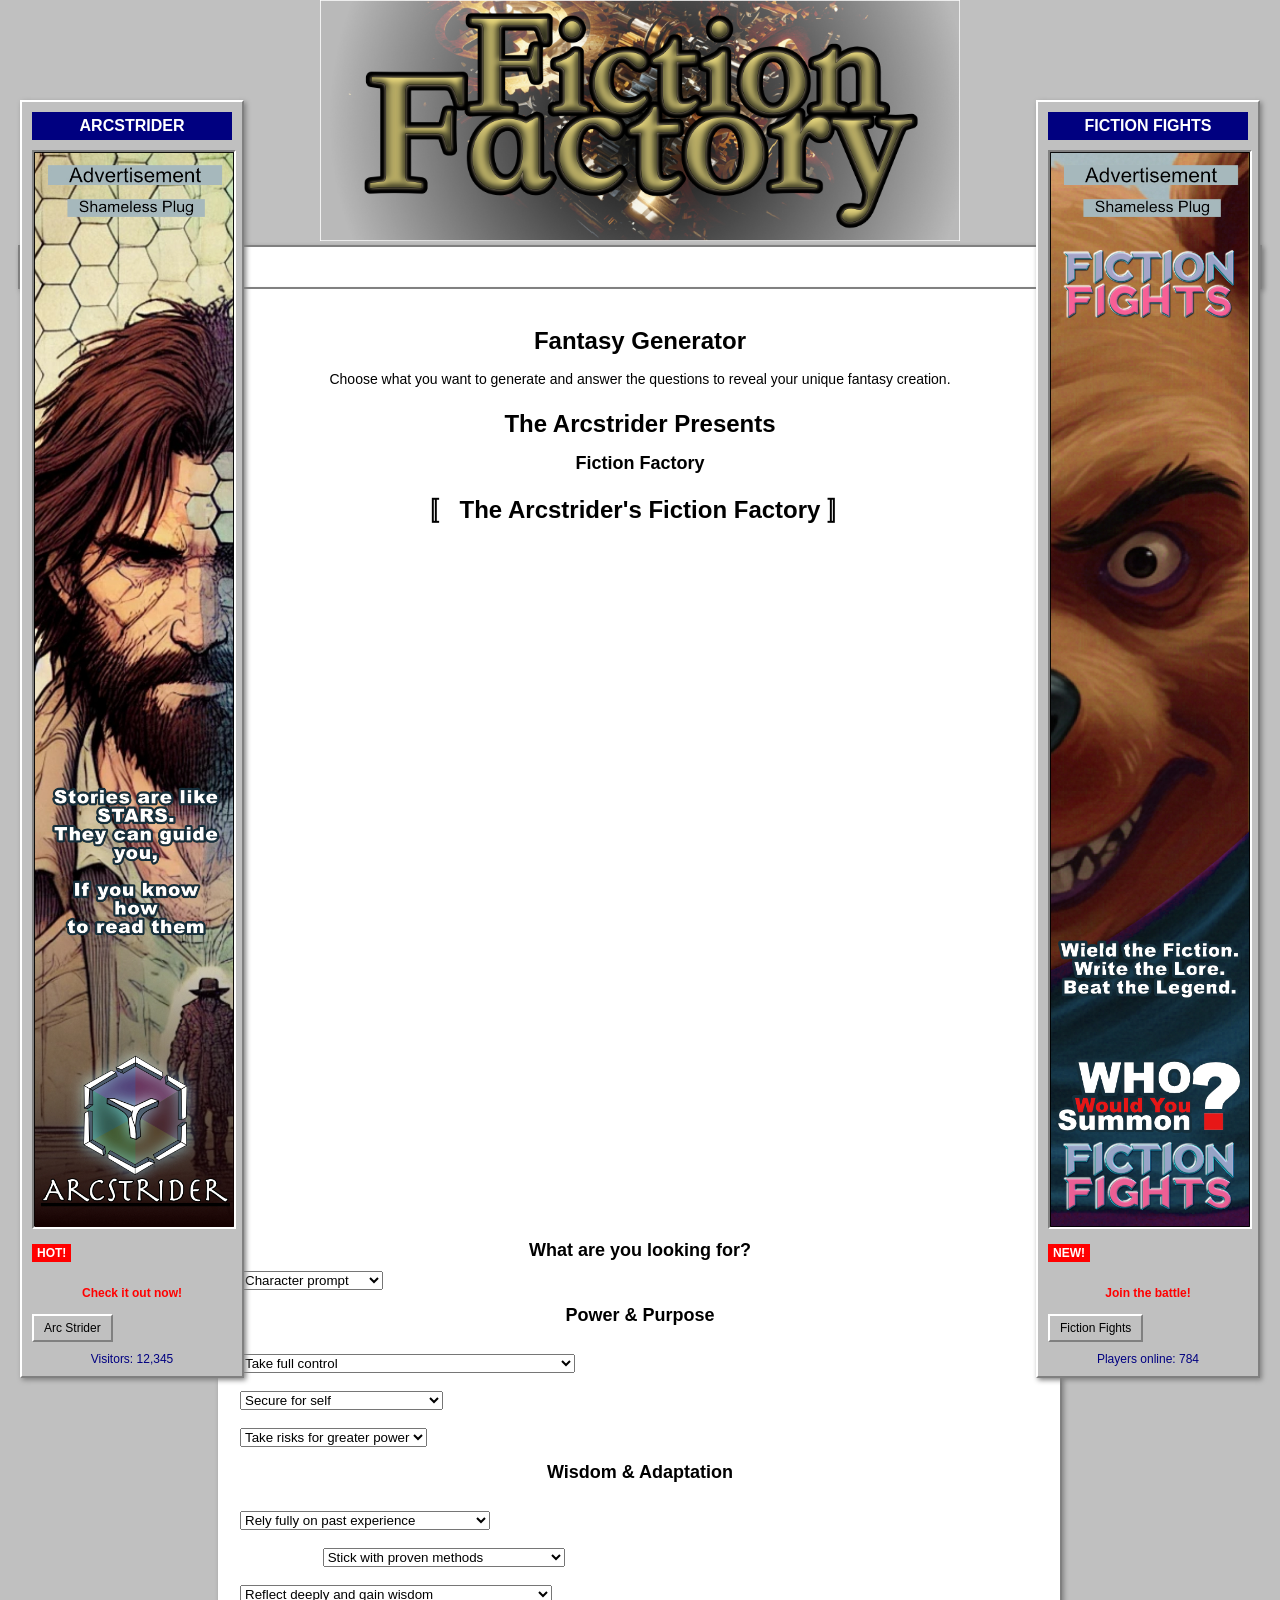
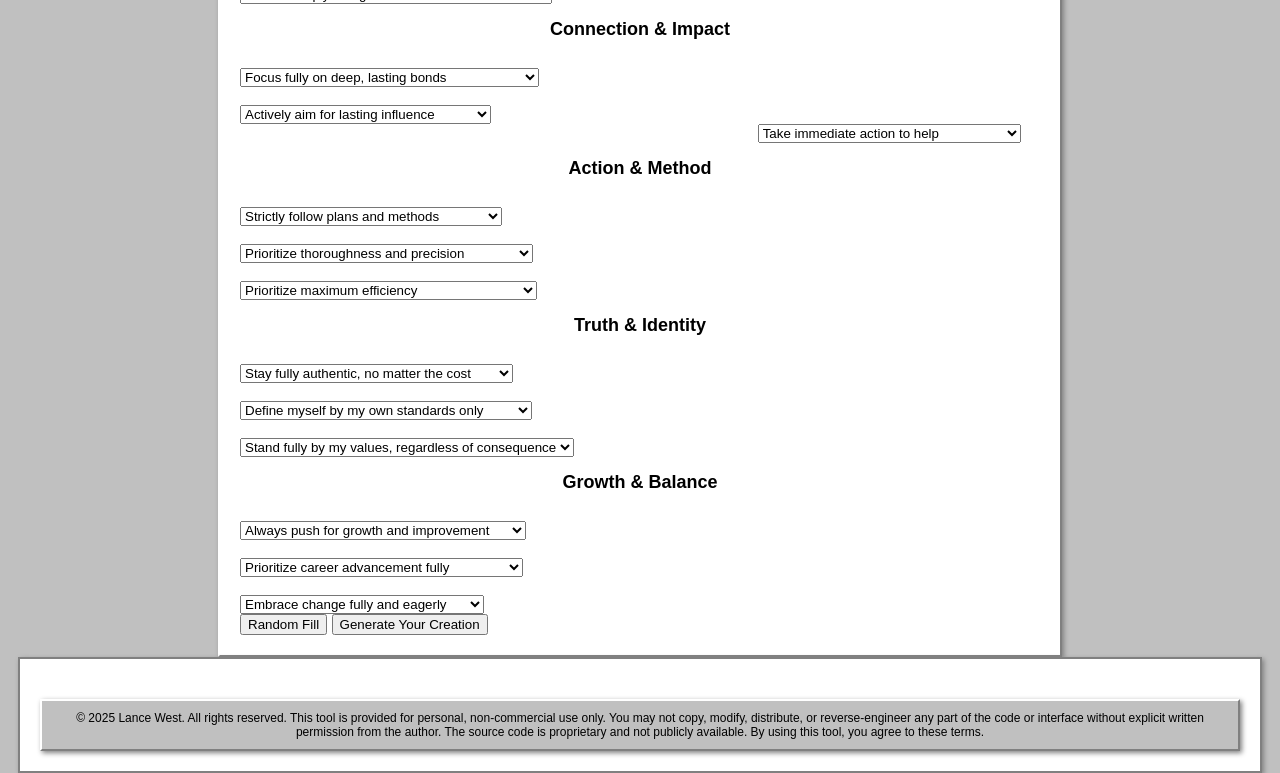
<file: FictionFactory.html>
<!DOCTYPE html>
<html lang="en">

<head>
    <meta charset="UTF-8">
    <meta name="viewport" content="width=device-width, initial-scale=1.0">
    <title>Fantasy Character Creator</title>
    <link rel="stylesheet" href="css/90sstyle.css">
<div style="text-align: center;">
    <img class="header" src="images/FictionFactoryHeader.jpg" max width="50%" position: center>
</div>
</head>

<body>
    <div class="page-container">
        <!-- Left Ad Banner -->
        <div class="ad-left">
            <div class="ad-title">ARCSTRIDER</div>
            <div class="ad-image-container">
                <img src="images/Arcstrider_left_ad_space.jpg" alt="Arcstrider">
            </div>
            <span class="ad-badge">HOT!</span>
            <p class="flashing-text">Check it out now!</p>
            <a href="https://www.facebook.com/profile.php?id=100025663193707" target="_blank">
                <button>Arc Strider</button>
            </a>
            <div class="counter">Visitors: 12,345</div>
        </div>
    </div>
        <div class="main-content">
            <h1>Fantasy Generator</h1>
            <p style="text-align: center;">Choose what you want to generate and answer the questions to reveal your unique fantasy creation.</p>

            <h1>The Arcstrider Presents</h1>
            <h2>Fiction Factory</h2>
            <p style="text-align: center;"><h1>〚 The Arcstrider's Fiction Factory 〛</h1><br><br>
                Recovered from the data-ashes of the First Epoch.<br><br>
                Believed to be one of the earliest artifacts connected to the Legacy Engine.<br><br>

                "In the Time Before Narrative, before structure, before the great Binding of Tropes… there walked the Arcstrider.<br><br>
                A traveler of thought. A witness of fiction. A builder of beasts."<br><br>

                Herein lies a relic — a minor instrument forged from the immense power of the Legacy System.<br><br>
                Though humble in form, its function is divine: to conjure character from choice, essence from answer, form from fragments of the psyche.<br><br>

                Answer the questions — not as you are, but as the one you could become.<br><br>
                Generate the prompts — echoes of what was, reflections of what could be.<br><br>
                Reveal the image — your creation, your creature, your story made flesh.<br><br>

                From these elements, a form will arise.<br><br>
                A presence.<br><br>
                A myth.<br><br>
                <br><br>
                What challenging task awaits you?<br><br>
                <br><br>And what will they say about you… <br><br>when the pixels settle...<br><br> and the tale is told?
            </p>

            <div class="section">
                <h2>What are you looking for?</h2>
                <div class="question">
                    <select id="generator-type">
                        <option value="character">Character prompt</option>
                        <option value="creature">Creature prompt</option>
                        <option value="environment">Environment prompt</option>
                    </select>
                </div>
            </div>

           <form id="char-form">
        <div class="section">
            <h2>Power & Purpose</h2>

            <div class="question">
                <label>A battle looms, and the war council looks to you for guidance.
                    How do you respond?</label>
                <select id="leadership">
                    <option value="1">Take full control</option>
                    <option value="2">Take a leading role</option>
                    <option value="3">Openly speak my opinion</option>
                    <option value="4">Share my views during open discussion</option>
                    <option value="5">Encourage others to speak up</option>
                    <option value="6">Act on behalf of those who cannot act for themselves</option>
                </select>
            </div>

            <div class="question">
                <label>The village's food stores are running low, and the people are hungry.
                    How do you handle the remaining supplies?</label>
                <select id="resource">
                    <option value="1">Secure for self</option>
                    <option value="2">Lean towards securing for self</option>
                    <option value="3">Take more than my share</option>
                    <option value="4">Take only my share</option>
                    <option value="5">Lean towards even distribution</option>
                    <option value="6">Distribute everything evenly</option>
                </select>
            </div>

            <div class="question">
                <label>A mysterious map promises great fortune—but also great danger.
                    Do you take the risk?</label>
                <select id="risk">
                    <option value="1">Take risks for greater power</option>
                    <option value="2">Leans toward risk-taking</option>
                    <option value="3">Takes 'safe' risks</option>
                    <option value="4">Doesn't willingly take risks</option>
                    <option value="5">Is overly cautious</option>
                    <option value="6">Completely avoid risk</option>
                </select>
            </div>
        </div>

        <div class="section">
            <h2>Wisdom & Adaptation</h2>

            <div class="question">
                <label>The enemy strikes unexpectedly, and there's no time to plan.
                    How do you decide your next move?</label>
                <select id="decision">
                    <option value="1">Rely fully on past experience</option>
                    <option value="2">Trust proven strategies</option>
                    <option value="3">Weigh both experience and innovation</option>
                    <option value="4">Experiment cautiously</option>
                    <option value="5">Try new approaches frequently</option>
                    <option value="6">Rely heavily on new ideas and change</option>
                </select>
            </div>

            <div class="question">
                <label>You enter a land unlike any you've seen before, with customs and dangers unknown.
                    How do you navigate the unfamiliar?</label>
                <select id="uncertainty">
                    <option value="1">Stick with proven methods</option>
                    <option value="2">Lean towards familiar territory</option>
                    <option value="3">Choose stability with some flexibility</option>
                    <option value="4">Try new paths occasionally</option>
                    <option value="5">Embrace change regularly</option>
                    <option value="6">Seek out the unfamiliar and unknown</option>
                </select>
            </div>

            <div class="question">
                <label>Your latest endeavor ends in failure.
                    What lesson do you take from it?</label>
                <select id="failure">
                    <option value="1">Reflect deeply and gain wisdom</option>
                    <option value="2">Analyze thoroughly before moving forward</option>
                    <option value="3">Balance reflection with adaptation</option>
                    <option value="4">Adapt quickly but learn somewhat</option>
                    <option value="5">Move on without much reflection</option>
                    <option value="6">Avoid reflection entirely, focus on moving forward</option>
                </select>
            </div>
        </div>

        <div class="section">
            <h2>Connection & Impact</h2>

            <div class="question">
                <label>A stranger seeks your friendship,
                    offering loyalty in return. What kind of bond do you form?</label>
                <select id="relationships">
                    <option value="1">Focus fully on deep, lasting bonds</option>
                    <option value="2">Prioritize close, meaningful relationships</option>
                    <option value="3">Balance between
                        deep and broad connections</option>
                    <option value="4">Enjoy broader, social relationships</option>
                    <option value="5">Prefer casual and fleeting interactions</option>
                    <option value="6">Keep most connections distant or surface-level</option>
                </select>
            </div>

            <div class="question">
                <label>The people look to you as a leader, even when you didn't ask for it.
                    How do you wield your influence?</label>
                <select id="influence">
                    <option value="1">Actively aim for lasting influence</option>
                    <option value="2">Frequently seek to make an impact</option>
                    <option value="3">Contribute meaningfully when possible</option>
                    <option value="4">Prefer small, quiet contributions</option>
                    <option value="5">Rarely seek to influence others</option>
                    <option value="6">Prefer to remain in the background</option>
                </select>
            </div>

            <div class="question">
                <label>A beggar collapses at your feet, desperate for aid.
                    How do you respond?</label>
                <select id="compassion">
                    <option value="1">Take immediate action to help</option>
                    <option value="2">Offer consistent support</option>
                    <option value="3">Balance empathy with action</option>
                    <option value="4">Show compassion but avoid involvement</option>
                    <option value="5">Feel sympathy but remain passive</option>
                    <option value="6">Stay distant, feeling unaffected</option>
                </select>
            </div>
        </div>

        <div class="section">
            <h2>Action & Method</h2>

            <div class="question">
                <label>A mission must be completed, and time is short.
                    Do you charge in or meticulously plan?</label>
                <select id="execution">
                    <option value="1">Strictly follow plans and methods</option>
                    <option value="2">Favor structured strategies</option>
                    <option value="3">Balance structure with flexibility</option>
                    <option value="4">Use some planning, but adapt frequently</option>
                    <option value="5">Prefer spontaneous, free-flowing action</option>
                    <option value="6">Act impulsively without much planning</option>
                </select>
            </div>

            <div class="question">
                <label>The king entrusts you with a delicate task requiring both care and speed.
                    Which do you prioritize?</label>
                <select id="work_ethic">
                    <option value="1">Prioritize thoroughness and precision</option>
                    <option value="2">Focus on detailed, careful execution</option>
                    <option value="3">Balance accuracy and efficiency</option>
                    <option value="4">Aim for efficiency with some attention to detail</option>
                    <option value="5">Prioritize speed over precision</option>
                    <option value="6">Rush to completion, sacrificing accuracy</option>
                </select>
            </div>

            <div class="question">
                <label>You stand before an ancient puzzle.
                    Do you solve it methodically or break it open?</label>
                <select id="efficiency">
                    <option value="1">Prioritize maximum efficiency</option>
                    <option value="2">Lean towards productivity over creativity</option>
                    <option value="3">Balance efficiency and creativity equally</option>
                    <option value="4">Favor creative solutions with some efficiency</option>
                    <option value="5">Lean towards creative exploration</option>
                    <option value="6">Prioritize creativity, even if it reduces efficiency</option>
                </select>
            </div>
        </div>

        <div class="section">
            <h2>Truth & Identity</h2>

            <div class="question">
                <label>The ruling order asks
                    you to forsake your beliefs for a place of power.
                    Do you accept?</label>
                <select id="authenticity">
                    <option value="1">Stay fully authentic, no matter the cost</option>
                    <option value="2">Prioritize authenticity over fitting in</option>
                    <option value="3">Balance authenticity with social adaptation</option>
                    <option value="4">Adapt occasionally but keep core values</option>
                    <option value="5">Fit in regularly, authenticity comes second</option>
                    <option value="6">Frequently mask my true self to belong</option>
                </select>
            </div>

            <div class="question">
                <label>A bard sings of your deeds—but the tale is nothing like the truth.
                    Does it matter?</label>
                <select id="self_perception">
                    <option value="1">Define myself by my own standards only</option>
                    <option value="2">Rely mostly on personal self-assessment</option>
                    <option value="3">Balance personal view with external feedback</option>
                    <option value="4">Consider others' views but trust my own</option>
                    <option value="5">Heavily influenced by others' opinions</option>
                    <option value="6">Define myself by how others see me</option>
                </select>
            </div>

            <div class="question">
                <label>Your most sacred values are challenged before a great audience.
                    Do you stand firm or adapt?</label>
                <select id="values_conflict">
                    <option value="1">Stand fully by my values, regardless of consequence</option>
                    <option value="2">Hold to my values even under pressure</option>
                    <option value="3">Balance values
                        with social acceptance</option>
                    <option value="4">Compromise slightly for social harmony</option>
                    <option value="5">Frequently compromise to avoid conflict</option>
                    <option value="6">Conform completely to fit in</option>
                </select>
            </div>
        </div>

        <div class="section">
            <h2>Growth & Balance</h2>

            <div class="question">
                <label>A mentor
                    offers to teach you, but it requires abandoning your current path.
                    Do you embrace the change?</label>
                <select id="personal_growth">
                    <option value="1">Always push for growth and improvement</option>
                    <option value="2">Frequently seek self-betterment</option>
                    <option value="3">Balance growth with stability</option>
                    <option value="4">Welcome growth occasionally</option>
                    <option value="5">Prefer contentment over constant change</option>
                    <option value="6">Value stability and avoid major growth efforts</option>
                </select>
            </div>

            <div class="question">
                <label>The road ahead is long, and your companions wish to rest.
                    Do you push on or take time to recover?</label>
                <select id="work_balance">
                    <option value="1">Prioritize career advancement fully</option>
                    <option value="2">Favor work-related growth</option>
                    <option value="3">Balance work and personal life equally</option>
                    <option value="4">Lean towards personal well-being</option>
                    <option value="5">Prioritize personal life over work</option>
                    <option value="6">Fully prioritize well-being over career growth</option>
                </select>
            </div>

            <div class="question">
                <label>The world shifts around you, traditions crumble, and new ways arise.
                    How do you react?</label>
                <select id="adaptation">
                    <option value="1">Embrace change fully and eagerly</option>
                    <option value="2">Welcome change with little resistance</option>
                    <option value="3">Balance change with stability</option>
                    <option value="4">Adapt slowly but accept it</option>
                    <option value="5">Resist most changes</option>
                    <option value="6">Reject change to preserve stability</option>
                </select>
            </div>
        </div>

    </form>

                <button type="button" onclick="randomFill()">Random Fill</button>
                <button type="button" id="generateBtn">Generate Your Creation</button>
            </form>

            <!-- Results section -->
            <div id="result" style="display: none;">
                <h2 id="result-title"></h2>
                <pre id="character-description"></pre>
            </div>
        </div>

       
    

    <script>
        // Character Data
        const characterData = {
            "head": [
                "Worn leather coif",
                "Iron helm with nasal guard",
                "Hood pulled low",
                "Steel sallet, visor up",
                "Bronze circlet with etched runes",
                "Cloth headwrap, bandana-style"
            ],
            "eyes": [
                "Sharp, alert eyes",
                "Calm, watchful gaze",
                "Eyes with faint glint of magic",
                "Hawk-like eyes",
                "Piercing blue eyes",
                "Kind, unassuming eyes"
            ],
            "arms": [
                "Bracers of boiled leather",
                "Simple linen wraps",
                "Armguard and shortbow string marks",
                "Rolled-up sleeves, calloused hands",
                "One gauntlet, one bare",
                "Sleeves torn at the elbow"
            ],
            "torso": [
                "Padded gambeson",
                "Chainmail shirt",
                "Reinforced jerkin",
                "Leather cuirass with metal studs",
                "Doublet beneath a travel-worn cloak",
                "Tattered tabard over scale mail"
            ],
            "legs": [
                "Woolen trousers with patches",
                "Greaves strapped over boots",
                "Quilted pants with travel stains",
                "Canvas breeches, muddy",
                "Soft leather pants, knee guards",
                "Sturdy boots and leggings"
            ],
            "wings_tail": [
                "No wings or tail",
                "Tattered cloak like a tail",
                "Short, furred tail (beastfolk?)",
                "Long cloak flows like wings",
                "None",
                "Tail wrapped in cloth (for balance)"
            ]
        };

        // Creature Data
        const creatureData = {
            "head": [
                "Helmet fused to skull",
                "Third eye on the forehead",
                "Beaked",
                "Long Tongue",
                "Horns like a ram's",
                "Teeth like shark fangs"
            ],
            "eyes": [
                "crosseyed",
                "Catlike eyes",
                "four-eyes in a ring (glasses? ...or?)",
                "Fly's compound lenses",
                "Eyes glowing ember-orange",
                "Mismatched eyes"
            ],
            "arms": [
                "Arms covered in tattoos",
                "One hand skeletal, one fleshy",
                "Fingers ending in quills",
                "Extra arms from shoulders",
                "One arm with a weapon in place of a hand",
                "Shimmering metal fingertip Claws"
            ],
            "torso": [
                "Chest plated in stone",
                "Glowing sigil set in sternum",
                "Transparent chest with inner fire",
                "Spine ridged like a stegosaurus",
                "Crystal shards embedded in shoulder",
                "Bone harness fused to body"
            ],
            "legs": [
                "Glowing circuitry inside legs",
                "One leg mechanical",
                "Hooved feet with etched glyphs",
                "Vines spiraling up the thighs",
                "Feet with six clawed toes",
                "Ankles in rusted shackles"
            ],
            "wings_tail": [
                "Wings made of torn banners",
                "Tail like a serpent",
                "Dragonfly wings",
                "Thorned vine tendrils from back",
                "Tail of shadow",
                "Nothing Special"
            ]
        };

        // Environment Data
        const environmentData = {
            "foreground": [
                "Ancient cobblestone path",
                "Winding dirt trail",
                "Scattered ruins",
                "Market stalls, abandoned",
                "Fallen statue, overgrown",
                "Rocky outcropping"
            ],
            "structures": [
                "Crumbling stone tower",
                "Wooden bridge over ravine",
                "Thatched cottage with smoke",
                "Castle battlements",
                "Cliffside monastery",
                "Stone archway, ivy-covered"
            ],
            "vegetation": [
                "Gnarled oak trees",
                "Mushroom circle",
                "Twisted vines and flowers",
                "Giant ferns and moss",
                "Phosphorescent fungi",
                "Wild berry bushes"
            ],
            "weather": [
                "Storm clouds gathering",
                "Golden sunset",
                "Stars unusually bright",
                "Heavy fog rolling in",
                "Aurora in the sky",
                "Double moons visible"
            ],
            "water": [
                "Misty waterfall",
                "Bubbling brook",
                "Sacred hot spring",
                "Still lake reflecting sky",
                "Flooded ancient temple",
                "River crossing with stepping stones"
            ],
            "mystical": [
                "Floating crystal shards",
                "Portal with swirling energy",
                "Rune-marked standing stones",
                "Wisps of colored light",
                "Whispering spirit trees",
                "Time-frozen objects"
            ]
        };

        function randomFill() {
            const form = document.getElementById("char-form");
            const groups = {};

            // Handle radio buttons
            form.querySelectorAll('input[type="radio"]').forEach(input => {
                if (!groups[input.name]) groups[input.name] = [];
                groups[input.name].push(input);
            });

            Object.values(groups).forEach(inputs => {
                const random = Math.floor(Math.random() * inputs.length);
                inputs[random].checked = true;
            });

            // Handle dropdowns (select elements)
            form.querySelectorAll('select').forEach(select => {
                const options = select.options;
                const randomIndex = Math.floor(Math.random() * options.length);
                select.selectedIndex = randomIndex;
            });
        }

        // Fix the event listener to match the correct button ID
        document.getElementById("generateBtn").addEventListener("click", function() {
            const generatorType = document.getElementById("generator-type").value;
            const formElements = document.getElementById("char-form").elements;
            
            // Get all the values from the questionnaire
            const values = {};
            for (let i = 0; i < formElements.length; i++) {
                if (formElements[i].tagName === "SELECT" && formElements[i].id !== "generator-type") {
                    values[formElements[i].id] = formElements[i].value;
                }
            }
            
            // Calculate weighted average of answers to determine which element to pick from each category
            const elementIndices = {};
            
            // This is a simplified approach, just using 5 representative questions to determine indices
            const questionGroups = [
                ["leadership", "resource", "risk"], // For first element
                ["decision", "uncertainty", "failure"], // For second element
                ["relationships", "influence", "compassion"], // For third element
                ["execution", "work_ethic", "efficiency"], // For fourth element
                ["authenticity", "self_perception", "values_conflict"], // For fifth element
                ["personal_growth", "work_balance", "adaptation"] // For sixth element
            ];
            
            // Calculate indices for each element
            for (let i = 0; i < questionGroups.length; i++) {
                let sum = 0;
                let count = 0;
                
                for (const question of questionGroups[i]) {
                    if (values[question]) {
                        sum += parseInt(values[question]);
                        count++;
                    }
                }
                
                // Get the average and round to nearest integer (1-6)
                let index = Math.round(sum / count) - 1;
                if (index < 0) index = 0;
                if (index > 5) index = 5;
                
                elementIndices[i] = index;
            }
            
            // Generate the description based on the generator type
            let description = "";
            let resultTitle = "";
            let tableData = {};
            
            if (generatorType === "character") {
                resultTitle = "Your Character Description";
                tableData = {
                    "Head": characterData.head[elementIndices[0]],
                    "Eyes": characterData.eyes[elementIndices[1]],
                    "Arms": characterData.arms[elementIndices[2]],
                    "Torso": characterData.torso[elementIndices[3]],
                    "Legs": characterData.legs[elementIndices[4]],
                    "Wings/Tail": characterData.wings_tail[elementIndices[5]]
                };
            } else if (generatorType === "creature") {
                resultTitle = "Your Creature Description";
                tableData = {
                    "Head": creatureData.head[elementIndices[0]],
                    "Eyes": creatureData.eyes[elementIndices[1]],
                    "Arms": creatureData.arms[elementIndices[2]],
                    "Torso": creatureData.torso[elementIndices[3]],
                    "Legs": creatureData.legs[elementIndices[4]],
                    "Wings/Tail": creatureData.wings_tail[elementIndices[5]]
                };
            } else if (generatorType === "environment") {
                resultTitle = "Your Environment Description";
                tableData = {
                    "Foreground/Path": environmentData.foreground[elementIndices[0]],
                    "Structures": environmentData.structures[elementIndices[1]],
                    "Vegetation": environmentData.vegetation[elementIndices[2]],
                    "Weather/Sky": environmentData.weather[elementIndices[3]],
                    "Water Feature": environmentData.water[elementIndices[4]],
                    "Mystical Element": environmentData.mystical[elementIndices[5]]
                };
            }

            
            // Format the description
            for (const category in tableData) {
                description += `\n🧩 ${category}:\n`;
                description += `- ${tableData[category]}\n`;
            }
            
            // Update the result display
            document.getElementById("result-title").textContent = resultTitle;
            document.getElementById("character-description").textContent = description.trim();
            document.getElementById("result").style.display = "block";
            
            // Remove any existing table and create a new one
            const existingTable = document.querySelector("#result table");
            if (existingTable) {
                existingTable.remove();
            }
            
            // Create and populate the new table
            const table = document.createElement('table');
            table.innerHTML = `
                <thead>
                    <tr>
                        <th>Category</th>
                        <th>Description</th>
                    </tr>
                </thead>
                <tbody></tbody>
            `;
            const tbody = table.querySelector('tbody');
            
            for (const category in tableData) {
                const row = document.createElement('tr');
                const categoryCell = document.createElement('td');
                categoryCell.textContent = category;
                row.appendChild(categoryCell);
                
                const descCell = document.createElement('td');
                descCell.textContent = tableData[category];
                row.appendChild(descCell);
                
                tbody.appendChild(row);
            }
            
            document.getElementById("result").appendChild(table);
        });


    </script>


<!-- Update the button in index.html -->
<div class="ad-right">
    <div class="ad-title">FICTION FIGHTS</div>
    <div class="ad-image-container">
        <img src="images/FictionFights_right_ad_space.jpg" alt="Fiction Fights">
    </div>
    <span class="ad-badge">NEW!</span>
    <p class="flashing-text">Join the battle!</p>
    <button> <a "https://turnafraze.github.io/LegacyCreative/FictionFights.html">Fiction Fights</button>
    <div class="counter">Players online: 784</div>
</div>

<!-- Replace the existing openFictionFightsPoster function in the script tag -->
<script>
  function openFictionFightsPoster() {
    const width = 500;
    const height = 600;
    const left = (screen.width - width) / 2;
    const top = (screen.height - height) / 2;
    
    const popup = window.open(
      '',
      'FictionFightsPoster',
      `width=${width},height=${height},left=${left},top=${top},toolbar=no,menubar=no,scrollbars=yes,resizable=yes,status=no,location=no`
    );
    
    // Add Windows 95 style content to the popup
    popup.document.write(`
      <!DOCTYPE html>
      <html>
      <head>
        <title>Fiction Fights - The Arcstrider</title>
        <style>
          body {
            font-family: "MS Sans Serif", "Segoe UI", Tahoma, sans-serif;
            background-color: #c0c0c0;
            margin: 0;
            padding: 0;
            overflow: hidden;
          }
          .win95-window {
            border: 2px solid;
            border-color: #ffffff #808080 #808080 #ffffff;
            background-color: #c0c0c0;
            width: 100%;
            height: 100%;
            box-sizing: border-box;
            display: flex;
            flex-direction: column;
          }
          .title-bar {
            background-color: #0000a8;
            color: white;
            font-weight: bold;
            padding: 3px 2px 3px 3px;
            display: flex;
            justify-content: space-between;
            align-items: center;
          }
          .title-text {
            margin-left: 4px;
          }
          .window-controls {
            display: flex;
          }
          .window-button {
            width: 16px;
            height: 14px;
            background-color: #c0c0c0;
            border: 1px solid;
            border-color: #ffffff #808080 #808080 #ffffff;
            margin-left: 2px;
            font-size: 9px;
            display: flex;
            justify-content: center;
            align-items: center;
            cursor: pointer;
          }
          .content {
            padding: 10px;
            overflow: auto;
            flex-grow: 1;
            text-align: center;
          }
          .poster-image {
            max-width: 95%;
            margin: 0 auto;
            border: 2px solid;
            border-color: #808080 #ffffff #ffffff #808080;
          }
          .description {
            background-color: white;
            border: 2px solid;
            border-color: #808080 #ffffff #ffffff #808080;
            padding: 10px;
            margin-top: 15px;
            text-align: left;
            font-size: 12px;
          }
          .close-button {
            background-color: #c0c0c0;
            border: 2px solid;
            border-color: #ffffff #808080 #808080 #ffffff;
            padding: 4px 15px;
            margin: 10px auto;
            font-family: "MS Sans Serif", Tahoma, sans-serif;
            font-size: 12px;
            cursor: pointer;
          }
          .close-button:active {
            border-color: #808080 #ffffff #ffffff #808080;
          }
          .disclaimer {
            font-size: 10px;
            color: #808080;
            margin-top: 15px;
          }
        </style>
      </head>
      <body>
        <div class="win95-window">
          <div class="title-bar">
            <div class="title-text">Fiction Fights - Under Development</div>
            <div class="window-controls">
              <div class="window-button" onclick="window.close()">×</div>
            </div>
          </div>
          <div class="content">
            <h2>FICTION FIGHTS</h2>
            <img class="poster-image" src="images/FictionFights_right_ad_space.jpg" alt="Fiction Fights Poster">
            <div class="description">
              <h3>Season 4: Legends of the Lost Realms</h3>
              <p>The multiverse trembles as champions from across dimensions clash in the ultimate battle of fictional supremacy!</p>
              <p>Create your own fighter using the Arcstrider's Fiction Factory and join the legendary tournament. Will your creation rise to glory or fall into oblivion?</p>
              <ul>
                <li>Weekly tournaments with real prizes</li>
                <li>Custom character battles</li>
                <li>New arenas and challenges</li>
                <li>Join 10,000+ players worldwide</li>
              </ul>
            </div>
            <button class="close-button" onclick="window.close()">Close</button>
            <div class="disclaimer">© 2025 The Arcstrider - All Rights Reserved</div>
          </div>
        </div>
      </body>
      </html>
);
</script>


<div class="page-container">
<footer>
        © 2025 Lance West. All rights reserved.
        This tool is provided for personal, non-commercial use only.
        You may not copy, modify, distribute, or reverse-engineer any part of the code or interface without explicit written permission from the author.
        The source code is proprietary and not publicly available. By using this tool, you agree to these terms.
    </footer>
</div>
</body>

</html>
</file>
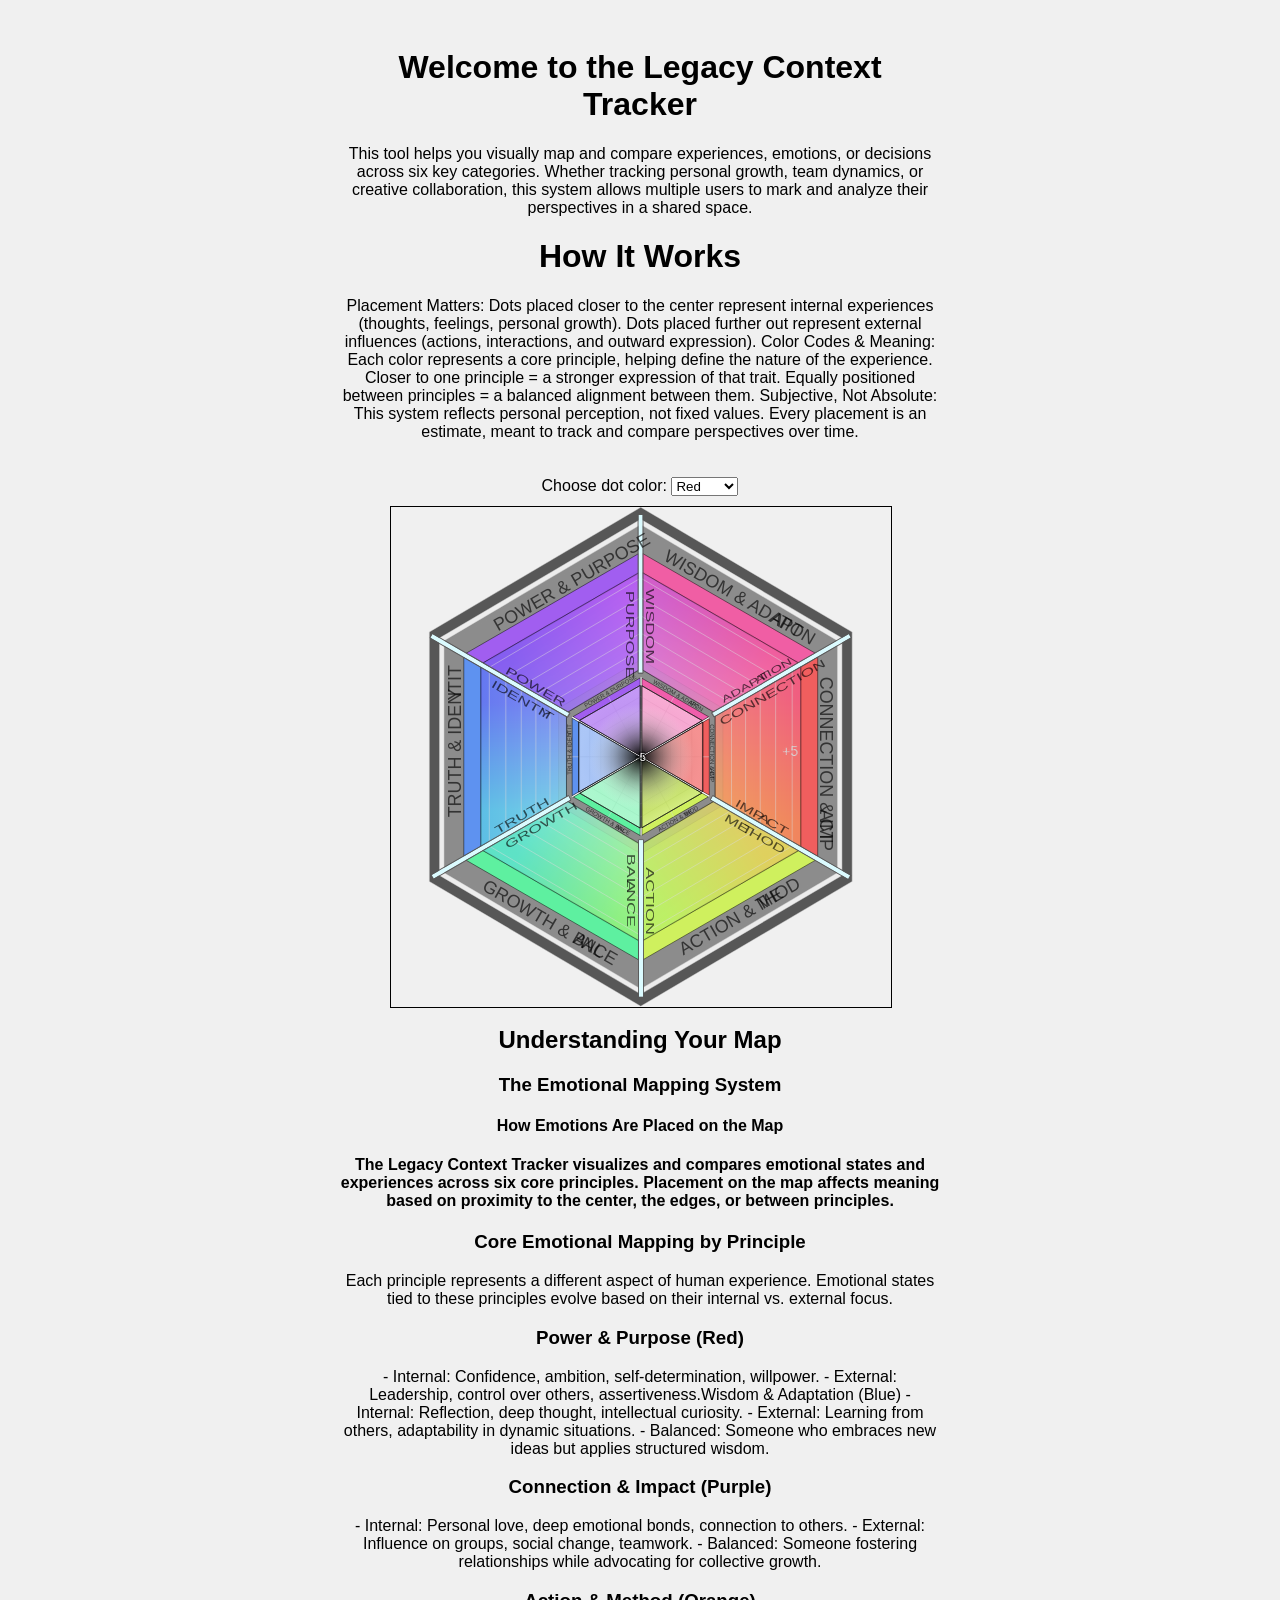
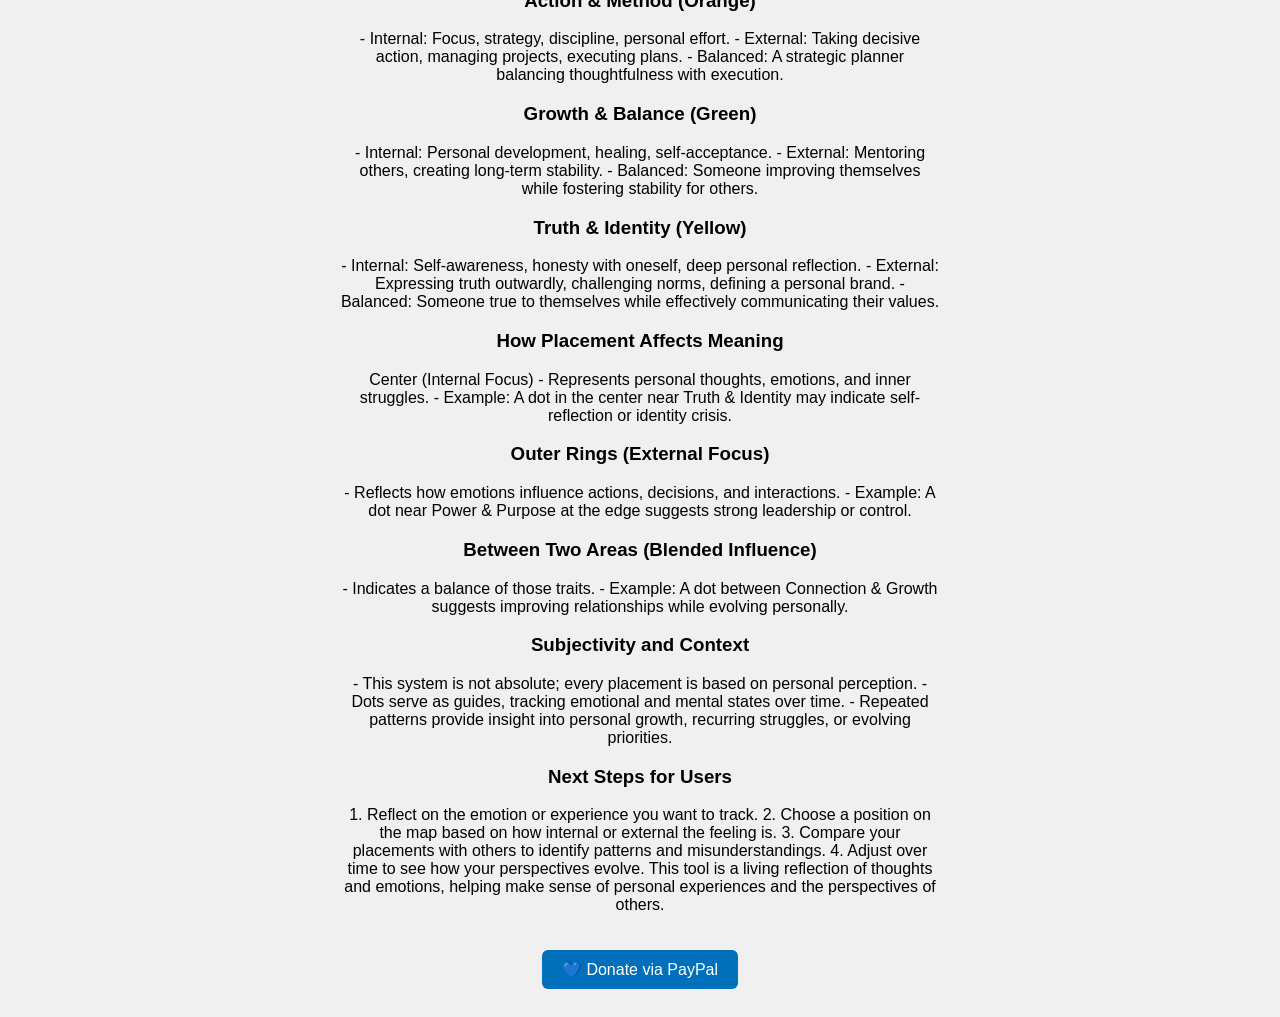
<file: un-misunderstandingizer.html>
<!DOCTYPE html>
<html lang="en">
<head>
    <meta charset="UTF-8">
    <meta name="viewport" content="width=device-width, initial-scale=1.0">
    <title>SVG with Dots</title>
    <style>
        body {
            display: flex;
            flex-direction: column;
            align-items: center;
            height: 2s00vh;
            background-color: #f0f0f0;
            position: relative;
            padding: 20px;
            font-family: Arial, sans-serif;
        }
        .controls {
            margin-bottom: 10px;
        }
        .container {
            position: relative;
            width: 500px;
            height: 500px;
        }
        svg {
            width: 100%;
            height: 100%;
            position: absolute;
            border: 1px solid black;
        }
        .dot {
            stroke: black;
            stroke-width: 1px;
        }
        .content {
            max-width: 600px;
            text-align: center;
            margin-bottom: 20px;
        }
    </style>
</head>
<body>

    <header class="content">
        <h1>Welcome to the Legacy Context Tracker</h1>
        <p>
This tool helps you visually map and compare experiences, emotions, or decisions across six key categories. Whether tracking personal growth, team dynamics, or creative collaboration, this system allows multiple users to mark and analyze their perspectives in a shared space.
</p>
<h1>How It Works</h1>
Placement Matters:

Dots placed closer to the center represent internal experiences (thoughts, feelings, personal growth).
Dots placed further out represent external influences (actions, interactions, and outward expression).
Color Codes & Meaning:

Each color represents a core principle, helping define the nature of the experience.
Closer to one principle = a stronger expression of that trait.
Equally positioned between principles = a balanced alignment between them.
Subjective, Not Absolute:

This system reflects personal perception, not fixed values.
Every placement is an estimate, meant to track and compare perspectives over time.</p>
    </header>

    <div class="controls">
        <label for="color-picker">Choose dot color:</label>
        <select id="color-picker">
            <option value="red">Red</option>
            <option value="blue">Blue</option>
            <option value="green">Green</option>
            <option value="yellow">Yellow</option>
            <option value="purple">Purple</option>
            <option value="orange">Orange</option>
        </select>
    </div>

    <div class="container">
        <svg id="custom-svg" width="100%" height="100%" viewBox="0 0 451 532" xmlns="http://www.w3.org/2000/svg">
            <g transform="matrix(0.5,0,0,0.5,-254.773,-4.28149)">
        <g transform="matrix(1.03898,0,0,1.03898,398.95,-21.0496)">
            <g transform="matrix(1.4657,0,0,1.4657,273.21,150.028)">
                <path d="M182.022,-82.585L477.492,91.74L477.492,440.389L182.022,614.714L-113.448,440.389L-113.448,91.74L182.022,-82.585Z" style="fill:rgb(87,87,87);stroke:rgb(218,218,218);stroke-width:0.66px;"/>
            </g>
            <g transform="matrix(1.33466,0,0,1.33466,297.063,184.896)">
                <path d="M182.022,-82.585L477.492,91.74L477.492,440.389L182.022,614.714L-113.448,440.389L-113.448,91.74L182.022,-82.585Z" style="fill:rgb(87,87,87);stroke:rgb(218,218,218);stroke-width:0.72px;"/>
            </g>
            <g transform="matrix(1.39451,0,0,1.39451,286.168,168.969)">
                <path d="M182.022,-82.585L477.492,91.74L477.492,440.389L182.022,614.714L-113.448,440.389L-113.448,91.74L182.022,-82.585Z" style="fill:white;fill-opacity:0.89;stroke:rgb(218,218,218);stroke-width:0.69px;"/>
            </g>
            <g transform="matrix(1.36405,0,0,1.36405,291.712,177.074)">
                <path d="M182.022,-82.585L477.492,91.74L477.492,440.389L182.022,614.714L-113.448,440.389L-113.448,91.74L182.022,-82.585Z" style="fill:rgb(129,129,129);fill-opacity:0.89;stroke:rgb(218,218,218);stroke-width:0.71px;"/>
            </g>
            <g transform="matrix(1.53015,0,0,1.53015,-256.985,-126.694)">
                <path d="M430.271,382.055L520.083,330.202L520.083,433.908L430.271,382.055Z" style="fill:rgb(161,94,240);stroke:black;stroke-width:0.63px;"/>
            </g>
            <g transform="matrix(1.53015,0,0,1.53015,-256.985,-126.694)">
                <path d="M522.46,330.683L611.855,382.295L522.46,433.908L522.46,330.683Z" style="fill:rgb(240,94,171);stroke:black;stroke-width:0.63px;"/>
            </g>
            <g transform="matrix(1.53015,0,0,1.53015,-256.985,-126.694)">
                <path d="M612.61,384.605L612.61,487.328L523.649,435.967L612.61,384.605Z" style="fill:rgb(240,94,94);stroke:black;stroke-width:0.63px;"/>
            </g>
            <g transform="matrix(1.53015,0,0,1.53015,-256.985,-126.694)">
                <path d="M611.403,489.377L522.46,540.728L522.46,438.025L611.403,489.377Z" style="fill:rgb(207,240,94);stroke:black;stroke-width:0.63px;"/>
            </g>
            <g transform="matrix(1.53015,0,0,1.53015,-256.985,-126.694)">
                <path d="M520.083,541.209L430.724,489.617L520.083,438.025L520.083,541.209Z" style="fill:rgb(94,240,160);stroke:black;stroke-width:0.63px;"/>
            </g>
            <g transform="matrix(1.53015,0,0,1.53015,-256.985,-126.694)">
                <path d="M429.1,487.809L429.1,384.124L518.894,435.967L429.1,487.809Z" style="fill:rgb(94,146,240);stroke:black;stroke-width:0.63px;"/>
            </g>
            <g transform="matrix(1.53015,0,0,1.53015,-256.985,-126.694)">
                <path d="M410.845,495.826L284.007,569.056L284.007,302.318L410.845,375.548L410.845,495.826Z" style="fill:rgb(94,146,240);stroke:black;stroke-width:0.63px;"/>
            </g>
            <g transform="matrix(1.53015,0,0,1.53015,-256.985,-126.694)">
                <path d="M412.353,369.911L286.735,297.386L517.827,163.965L517.827,307.682L412.353,369.911Z" style="fill:rgb(161,94,240);stroke:black;stroke-width:0.63px;"/>
            </g>
            <g transform="matrix(1.53015,0,0,1.53015,-256.985,-126.694)">
                <path d="M523.462,307.434L523.462,163.722L754.764,297.264L629.149,369.788L523.462,307.434Z" style="fill:rgb(240,94,164);stroke:black;stroke-width:0.63px;"/>
            </g>
            <g transform="matrix(1.53015,0,0,1.53015,-256.985,-126.694)">
                <path d="M630.865,375.305L757.703,302.075L757.703,569.299L630.865,496.069L630.865,375.305Z" style="fill:rgb(240,94,94);stroke:black;stroke-width:0.63px;"/>
            </g>
            <g transform="matrix(1.53015,0,0,1.53015,-256.985,-126.694)">
                <path d="M629.18,501.604L754.796,574.128L523.462,707.689L523.462,563.977L629.18,501.604Z" style="fill:rgb(207,240,94);stroke:black;stroke-width:0.63px;"/>
            </g>
            <g transform="matrix(1.53015,0,0,1.53015,-256.985,-126.694)">
                <path d="M517.827,563.728L517.827,707.446L286.704,574.007L412.322,501.481L517.827,563.728Z" style="fill:rgb(94,240,160);stroke:black;stroke-width:0.63px;"/>
            </g>
            <g transform="matrix(1.38362,0,0,1.3858,-180.668,-63.8018)">
                <path d="M430.271,382.055L520.083,330.202L520.083,433.908L430.271,382.055Z" style="fill:white;stroke:black;stroke-width:0.7px;"/>
            </g>
            <g transform="matrix(1.38362,0,0,1.3858,-180.668,-63.8018)">
                <path d="M522.46,330.683L611.855,382.295L522.46,433.908L522.46,330.683Z" style="fill:white;stroke:black;stroke-width:0.7px;"/>
            </g>
            <g transform="matrix(1.38362,0,0,1.3858,-180.668,-63.8018)">
                <path d="M612.61,384.605L612.61,487.328L523.649,435.967L612.61,384.605Z" style="fill:white;stroke:black;stroke-width:0.7px;"/>
            </g>
            <g transform="matrix(1.38362,0,0,1.3858,-180.668,-63.8018)">
                <path d="M611.403,489.377L522.46,540.728L522.46,438.025L611.403,489.377Z" style="fill:white;stroke:black;stroke-width:0.7px;"/>
            </g>
            <g transform="matrix(1.38362,0,0,1.3858,-180.668,-63.8018)">
                <path d="M520.083,541.209L430.724,489.617L520.083,438.025L520.083,541.209Z" style="fill:white;stroke:black;stroke-width:0.7px;"/>
            </g>
            <g transform="matrix(1.38362,0,0,1.3858,-180.668,-63.8018)">
                <path d="M429.1,487.809L429.1,384.124L518.894,435.967L429.1,487.809Z" style="fill:white;stroke:black;stroke-width:0.7px;"/>
            </g>
            <g transform="matrix(1.38362,0,0,1.3858,-180.668,-63.8018)">
                <path d="M410.845,495.826L284.007,569.056L284.007,302.318L410.845,375.548L410.845,495.826Z" style="fill:url(#_Linear1);stroke:black;stroke-width:0.7px;"/>
            </g>
            <g transform="matrix(1.38362,0,0,1.3858,-180.668,-63.8018)">
                <g transform="matrix(1.39125,-0,-0,1.38906,207.509,66.6064)">
                    <use xlink:href="#_Image2" x="54.735" y="169.441" width="92px" height="193px"/>
                </g>
            </g>
            <g transform="matrix(1.38362,0,0,1.3858,-180.668,-63.8018)">
                <path d="M412.353,369.911L286.735,297.386L517.827,163.965L517.827,307.682L412.353,369.911Z" style="fill:url(#_Linear3);stroke:black;stroke-width:0.7px;"/>
            </g>
            <g transform="matrix(1.38362,0,0,1.3858,-180.668,-63.8018)">
                <g transform="matrix(1.39125,-0,-0,1.38906,207.509,66.6064)">
                    <use xlink:href="#_Image4" x="56.696" y="69.84" width="167px" height="149px"/>
                </g>
            </g>
            <g transform="matrix(1.38362,0,0,1.3858,-180.668,-63.8018)">
                <path d="M523.462,307.434L523.462,163.722L754.764,297.264L629.149,369.788L523.462,307.434Z" style="fill:url(#_Linear5);stroke:black;stroke-width:0.7px;"/>
            </g>
            <g transform="matrix(1.38362,0,0,1.3858,-180.668,-63.8018)">
                <g transform="matrix(1.39125,-0,-0,1.38906,207.509,66.6064)">
                    <use xlink:href="#_Image6" x="226.851" y="69.665" width="167px" height="149px"/>
                </g>
            </g>
            <g transform="matrix(1.38362,0,0,1.3858,-180.668,-63.8018)">
                <path d="M630.865,375.305L757.703,302.075L757.703,569.299L630.865,496.069L630.865,375.305Z" style="fill:url(#_Linear7);stroke:black;stroke-width:0.7px;"/>
            </g>
            <g transform="matrix(1.38362,0,0,1.3858,-180.668,-63.8018)">
                <g transform="matrix(1.39125,-0,-0,1.38906,207.509,66.6064)">
                    <use xlink:href="#_Image8" x="304.049" y="169.267" width="92px" height="193px"/>
                </g>
            </g>
            <g transform="matrix(1.38362,0,0,1.3858,-180.668,-63.8018)">
                <path d="M629.18,501.604L754.796,574.128L523.462,707.689L523.462,563.977L629.18,501.604Z" style="fill:url(#_Linear9);stroke:black;stroke-width:0.7px;"/>
            </g>
            <g transform="matrix(1.38362,0,0,1.3858,-180.668,-63.8018)">
                <g transform="matrix(1.39125,-0,-0,1.38906,207.509,66.6064)">
                    <use xlink:href="#_Image10" x="226.851" y="312.91" width="167px" height="149px"/>
                </g>
            </g>
            <g transform="matrix(1.38362,0,0,1.3858,-180.668,-63.8018)">
                <path d="M517.827,563.728L517.827,707.446L286.704,574.007L412.322,501.481L517.827,563.728Z" style="fill:url(#_Linear11);stroke:black;stroke-width:0.7px;"/>
            </g>
            <g transform="matrix(1.38362,0,0,1.3858,-180.668,-63.8018)">
                <g transform="matrix(1.39125,-0,-0,1.38906,207.509,66.6064)">
                    <use xlink:href="#_Image12" x="56.673" y="312.821" width="167px" height="149px"/>
                </g>
            </g>
            <g transform="matrix(0.629112,0,0,0.629112,425.488,372.616)">
                <path d="M182.022,-82.585L477.492,91.74L477.492,440.389L182.022,614.714L-113.448,440.389L-113.448,91.74L182.022,-82.585Z" style="fill:none;stroke:rgb(218,218,218);stroke-width:1.53px;"/>
            </g>
            <g transform="matrix(0.422818,0,0,0.422818,463.038,427.503)">
                <path d="M182.022,-82.585L477.492,91.74L477.492,440.389L182.022,614.714L-113.448,440.389L-113.448,91.74L182.022,-82.585Z" style="fill:none;stroke:rgb(218,218,218);stroke-width:2.28px;"/>
            </g>
            <g transform="matrix(0.353775,0,0,0.353775,475.605,445.873)">
                <path d="M182.022,-82.585L477.492,91.74L477.492,440.389L182.022,614.714L-113.448,440.389L-113.448,91.74L182.022,-82.585Z" style="fill:none;stroke:rgb(218,218,218);stroke-width:2.72px;"/>
            </g>
            <g transform="matrix(0.276725,0,0,0.276725,489.63,466.373)">
                <path d="M182.022,-82.585L477.492,91.74L477.492,440.389L182.022,614.714L-113.448,440.389L-113.448,91.74L182.022,-82.585Z" style="fill:none;stroke:rgb(218,218,218);stroke-width:3.48px;"/>
            </g>
            <g transform="matrix(0.205998,0,0,0.205998,502.504,485.191)">
                <path d="M182.022,-82.585L477.492,91.74L477.492,440.389L182.022,614.714L-113.448,440.389L-113.448,91.74L182.022,-82.585Z" style="fill:none;stroke:rgb(218,218,218);stroke-width:4.67px;"/>
            </g>
            <g transform="matrix(0.150252,0,0,0.150252,512.651,500.023)">
                <path d="M182.022,-82.585L477.492,91.74L477.492,440.389L182.022,614.714L-113.448,440.389L-113.448,91.74L182.022,-82.585Z" style="fill:none;stroke:rgb(218,218,218);stroke-width:6.41px;"/>
            </g>
            <g transform="matrix(0.104294,0,0,0.104294,521.016,512.251)">
                <path d="M182.022,-82.585L477.492,91.74L477.492,440.389L182.022,614.714L-113.448,440.389L-113.448,91.74L182.022,-82.585Z" style="fill:none;stroke:rgb(218,218,218);stroke-width:9.23px;"/>
            </g>
            <g transform="matrix(0.726782,0,0,0.726782,407.71,346.629)">
                <path d="M182.022,-82.585L477.492,91.74L477.492,440.389L182.022,614.714L-113.448,440.389L-113.448,91.74L182.022,-82.585Z" style="fill:none;stroke:rgb(218,218,218);stroke-width:1.32px;"/>
            </g>
            <g transform="matrix(0.828274,0,0,0.828274,389.236,319.626)">
                <path d="M182.022,-82.585L477.492,91.74L477.492,440.389L182.022,614.714L-113.448,440.389L-113.448,91.74L182.022,-82.585Z" style="fill:none;stroke:rgb(218,218,218);stroke-width:1.16px;"/>
            </g>
            <g transform="matrix(0.935118,0,0,0.935118,369.788,291.198)">
                <path d="M182.022,-82.585L477.492,91.74L477.492,440.389L182.022,614.714L-113.448,440.389L-113.448,91.74L182.022,-82.585Z" style="fill:none;stroke:rgb(218,218,218);stroke-width:1.03px;"/>
            </g>
            <g transform="matrix(1.04971,0,0,1.04971,348.93,260.71)">
                <path d="M182.022,-82.585L477.492,91.74L477.492,440.389L182.022,614.714L-113.448,440.389L-113.448,91.74L182.022,-82.585Z" style="fill:none;stroke:rgb(218,218,218);stroke-width:0.92px;"/>
            </g>
            <g transform="matrix(1.53015,0,0,1.53015,-286.28,-286.28)">
                <path d="M539.086,542.655L496.745,620.846" style="fill:none;stroke:rgb(218,218,218);stroke-width:0.63px;stroke-linecap:butt;"/>
            </g>
            <g transform="matrix(1.53015,0,0,-1.53015,-216.829,1494.05)">
                <path d="M539.086,542.655L496.745,620.846" style="fill:none;stroke:rgb(218,218,218);stroke-width:0.63px;stroke-linecap:butt;"/>
            </g>
            <g transform="matrix(1.53015,0,0,-1.53015,-286.28,1367.03)">
                <path d="M539.086,542.655L496.745,620.846" style="fill:none;stroke:rgb(218,218,218);stroke-width:0.63px;stroke-linecap:butt;"/>
            </g>
            <g transform="matrix(1.53015,0,0,1.53015,-216.829,-413.294)">
                <path d="M539.086,542.655L496.745,620.846" style="fill:none;stroke:rgb(218,218,218);stroke-width:0.63px;stroke-linecap:butt;"/>
            </g>
            <g transform="matrix(1.53015,0,0,1.53015,-286.28,-286.28)">
                <path d="M537.996,540.047L448.628,540.047" style="fill:none;stroke:rgb(218,218,218);stroke-width:0.63px;stroke-linecap:butt;"/>
            </g>
            <g transform="matrix(1.505,0,0,1.53015,-130.025,-286.28)">
                <path d="M537.996,540.047L448.628,540.047" style="fill:none;stroke:rgb(218,218,218);stroke-width:0.63px;stroke-linecap:butt;"/>
            </g>
            <g transform="matrix(0.909073,0,0,215.971,66.7178,-70773.3)">
                <rect x="520.184" y="329.445" width="2.265" height="1.499" style="fill:white;"/>
            </g>
            <g transform="matrix(0.454537,-0.787281,187.037,107.986,-61455.5,-34705.9)">
                <rect x="520.184" y="329.445" width="2.265" height="1.499" style="fill:white;"/>
            </g>
            <g transform="matrix(0.454537,0.787281,187.037,-107.986,-61455.5,35786.7)">
                <rect x="520.184" y="329.445" width="2.265" height="1.499" style="fill:white;"/>
            </g>
            <g transform="matrix(1.81878,0,0,1486.43,-407.319,-242615)">
                <rect x="518.33" y="163.25" width="4.628" height="0.217" style="fill:rgb(219,251,255);"/>
                <path d="M523.963,163.25L523.963,163.468C523.963,163.468 523.513,163.469 522.958,163.469L518.33,163.469C517.775,163.469 517.324,163.468 517.324,163.468L517.324,163.25C517.324,163.25 517.775,163.249 518.33,163.249L522.958,163.249C523.513,163.249 523.963,163.25 523.963,163.25ZM522.958,163.25L518.33,163.25L518.33,163.468L522.958,163.468L522.958,163.25Z" style="fill:rgb(87,87,87);"/>
            </g>
            <g transform="matrix(1.81878,0,0,1477.72,-406.325,-240527)">
                <rect x="518.33" y="163.25" width="4.628" height="0.217" style="fill:rgb(219,251,255);"/>
                <path d="M523.963,163.25L523.963,163.468C523.963,163.468 523.513,163.469 522.958,163.469L518.33,163.469C517.775,163.469 517.324,163.468 517.324,163.468L517.324,163.25C517.324,163.25 517.775,163.249 518.33,163.249L522.958,163.249C523.513,163.249 523.963,163.25 523.963,163.25ZM522.958,163.25L518.33,163.25L518.33,163.468L522.958,163.468L522.958,163.25Z" style="fill:rgb(87,87,87);"/>
            </g>
            <g transform="matrix(0.909389,-1.57511,1289.15,744.291,-210816,-120393)">
                <rect x="518.33" y="163.25" width="4.628" height="0.217" style="fill:rgb(219,251,255);"/>
                <path d="M523.963,163.25L523.963,163.468C523.963,163.468 523.513,163.469 522.958,163.469L518.33,163.469C517.775,163.469 517.324,163.468 517.324,163.468L517.324,163.25C517.324,163.25 517.775,163.249 518.33,163.249L522.958,163.249C523.513,163.249 523.963,163.25 523.963,163.25ZM522.958,163.25L518.33,163.25L518.33,163.468L522.958,163.468L522.958,163.25Z" style="fill:rgb(87,87,87);"/>
            </g>
            <g transform="matrix(0.909389,-1.57511,1296.11,748.308,-211378,-120717)">
                <rect x="518.33" y="163.25" width="4.628" height="0.217" style="fill:rgb(219,251,255);"/>
                <path d="M523.963,163.25L523.963,163.468C523.963,163.468 523.513,163.469 522.958,163.469L518.33,163.469C517.775,163.469 517.324,163.468 517.324,163.468L517.324,163.25C517.324,163.25 517.775,163.249 518.33,163.249L522.958,163.249C523.513,163.249 523.963,163.25 523.963,163.25ZM522.958,163.25L518.33,163.25L518.33,163.468L522.958,163.468L522.958,163.25Z" style="fill:rgb(87,87,87);"/>
            </g>
            <g transform="matrix(0.909389,1.57511,-1285.68,742.286,210382,-121706)">
                <rect x="518.33" y="163.25" width="4.628" height="0.217" style="fill:rgb(219,251,255);"/>
                <path d="M523.963,163.25L523.963,163.468C523.963,163.468 523.513,163.469 522.958,163.469L518.33,163.469C517.775,163.469 517.324,163.468 517.324,163.468L517.324,163.25C517.324,163.25 517.775,163.249 518.33,163.249L522.958,163.249C523.513,163.249 523.963,163.25 523.963,163.25ZM522.958,163.25L518.33,163.25L518.33,163.468L522.958,163.468L522.958,163.25Z" style="fill:rgb(87,87,87);"/>
            </g>
            <g transform="matrix(0.909389,1.57511,-1290.52,745.085,210598,-121831)">
                <rect x="518.33" y="163.25" width="4.628" height="0.217" style="fill:rgb(219,251,255);"/>
                <path d="M523.963,163.25L523.963,163.468C523.963,163.468 523.513,163.469 522.958,163.469L518.33,163.469C517.775,163.469 517.324,163.468 517.324,163.468L517.324,163.25C517.324,163.25 517.775,163.249 518.33,163.249L522.958,163.249C523.513,163.249 523.963,163.25 523.963,163.25ZM522.958,163.25L518.33,163.25L518.33,163.468L522.958,163.468L522.958,163.25Z" style="fill:rgb(87,87,87);"/>
            </g>
            <g transform="matrix(1.32515,-0.765074,0.765074,1.32515,-357.273,142.366)">
                <g transform="matrix(24,0,0,24,471.691,277.482)">
                </g>
                <text x="296.156px" y="277.482px" style="font-family:'Impact', sans-serif;font-stretch:condensed;font-size:24px;fill-opacity:0.63;">POWER &amp; PURPOSE</text>
            </g>
            <g transform="matrix(1.32515,0.765074,-0.765074,1.32515,405.048,-457.824)">
                <g transform="matrix(24,0,0,24,519.867,277.482)">
                </g>
                <text x="296.156px" y="277.482px" style="font-family:'Impact', sans-serif;font-stretch:condensed;font-size:24px;fill-opacity:0.63;">WISDOM &amp; ADAPT<tspan x="460.687px 471.551px 482.613px " y="277.482px 277.482px 277.482px ">ATI</tspan>ON</text>
            </g>
            <g transform="matrix(1.53954e-16,1.53015,-1.53015,1.53954e-16,1331.26,-77.0832)">
                <g transform="matrix(24,0,0,24,510.293,277.482)">
                </g>
                <text x="296.156px" y="277.482px" style="font-family:'Impact', sans-serif;font-stretch:condensed;font-size:24px;fill-opacity:0.63;">CONNECTION &amp; IMP<tspan x="473.754px 485.941px " y="277.482px 277.482px ">AC</tspan>T</text>
            </g>
            <g transform="matrix(1.32515,-0.765074,0.765074,1.32515,22.5163,805.886)">
                <g transform="matrix(24,0,0,24,469.863,277.482)">
                </g>
                <text x="296.156px" y="277.482px" style="font-family:'Impact', sans-serif;font-stretch:condensed;font-size:24px;fill-opacity:0.63;">ACTION &amp; ME<tspan x="414.867px 425.929px " y="277.482px 277.482px ">TH</tspan>OD</text>
            </g>
            <g transform="matrix(1.32515,0.765074,-0.765074,1.32515,33.1112,217.9)">
                <g transform="matrix(24,0,0,24,485.261,277.482)">
                </g>
                <text x="296.156px" y="277.482px" style="font-family:'Impact', sans-serif;font-stretch:condensed;font-size:24px;fill-opacity:0.63;">GROWTH &amp; BAL<tspan x="436.816px 449.004px " y="277.482px 277.482px ">AN</tspan>CE</text>
            </g>
            <g transform="matrix(-7.69771e-17,-1.53015,1.53015,-7.69771e-17,-253.126,1117.32)">
                <g transform="matrix(24,0,0,24,468.316,277.482)">
                </g>
                <text x="296.156px" y="277.482px" style="font-family:'Impact', sans-serif;font-stretch:condensed;font-size:24px;fill-opacity:0.63;">TRUTH &amp; IDENTIT<tspan x="452.73px " y="277.482px ">Y</tspan></text>
            </g>
            <g transform="matrix(0.524477,-0.306066,0.306066,0.524477,187.355,384.981)">
                <g transform="matrix(20.1584,0,0,20.1584,443.594,277.482)">
                </g>
                <text x="296.156px" y="277.482px" style="font-family:'Impact', sans-serif;font-stretch:condensed;font-size:20.158px;fill-opacity:0.63;">POWER &amp; PURPOSE</text>
            </g>
            <g transform="matrix(0.524799,0.305513,-0.305513,0.524799,493.435,152.68)">
                <g transform="matrix(20.1584,0,0,20.1584,484.058,277.482)">
                </g>
                <text x="296.156px" y="277.482px" style="font-family:'Impact', sans-serif;font-stretch:condensed;font-size:20.158px;fill-opacity:0.63;">WISDOM &amp; ADAPT<tspan x="434.351px 443.476px 452.768px " y="277.482px 277.482px 277.482px ">ATI</tspan>ON</text>
            </g>
            <g transform="matrix(0.000949116,0.607249,-0.607249,0.000949116,850.071,293.268)">
                <g transform="matrix(20.1584,0,0,20.1584,476.017,277.482)">
                </g>
                <text x="296.156px" y="277.482px" style="font-family:'Impact', sans-serif;font-stretch:condensed;font-size:20.158px;fill-opacity:0.63;">CONNECTION &amp; IMP<tspan x="445.326px 455.563px " y="277.482px 277.482px ">AC</tspan>T</text>
            </g>
            <g transform="matrix(0.525894,-0.303625,0.303625,0.525894,338.043,637.857)">
                <g transform="matrix(20.1584,0,0,20.1584,442.058,277.482)">
                </g>
                <text x="296.156px" y="277.482px" style="font-family:'Impact', sans-serif;font-stretch:condensed;font-size:20.158px;fill-opacity:0.63;">ACTION &amp; ME<tspan x="395.865px 405.157px " y="277.482px 277.482px ">TH</tspan>OD</text>
            </g>
            <g transform="matrix(0.524035,0.306821,-0.306821,0.524035,355.556,412.891)">
                <g transform="matrix(20.1584,0,0,20.1584,454.992,277.482)">
                </g>
                <text x="296.156px" y="277.482px" style="font-family:'Impact', sans-serif;font-stretch:condensed;font-size:20.158px;fill-opacity:0.63;">GROWTH &amp; BAL<tspan x="414.301px 424.538px " y="277.482px 277.482px ">AN</tspan>CE</text>
            </g>
            <g transform="matrix(-0.00645363,-0.607215,0.607215,-0.00645363,232.126,758.666)">
                <g transform="matrix(20.1584,0,0,20.1584,440.759,277.482)">
                </g>
                <text x="296.156px" y="277.482px" style="font-family:'Impact', sans-serif;font-stretch:condensed;font-size:20.158px;fill-opacity:0.63;">TRUTH &amp; IDENTIT<tspan x="427.668px " y="277.482px ">Y</tspan></text>
            </g>
            <g transform="matrix(1.38362,0,0,1.3858,-180.668,-63.8018)">
                <path d="M430.271,382.055L520.083,330.202L520.083,433.908L430.271,382.055Z" style="fill:url(#_Radial13);stroke:black;stroke-width:0.7px;"/>
            </g>
            <g transform="matrix(1.38362,0,0,1.3858,-180.668,-63.8018)">
                <path d="M522.46,330.683L611.855,382.295L522.46,433.908L522.46,330.683Z" style="fill:url(#_Radial14);stroke:black;stroke-width:0.7px;"/>
            </g>
            <g transform="matrix(1.38362,0,0,1.3858,-180.668,-63.8018)">
                <path d="M612.61,384.605L612.61,487.328L523.649,435.967L612.61,384.605Z" style="fill:url(#_Radial15);stroke:black;stroke-width:0.7px;"/>
            </g>
            <g transform="matrix(1.38362,0,0,1.3858,-180.668,-63.8018)">
                <path d="M611.403,489.377L522.46,540.728L522.46,438.025L611.403,489.377Z" style="fill:url(#_Linear16);stroke:black;stroke-width:0.7px;"/>
            </g>
            <g transform="matrix(1.38362,0,0,1.3858,-180.668,-63.8018)">
                <path d="M520.083,541.209L430.724,489.617L520.083,438.025L520.083,541.209Z" style="fill:url(#_Radial17);stroke:black;stroke-width:0.7px;"/>
            </g>
            <g transform="matrix(1.38362,0,0,1.3858,-180.668,-63.8018)">
                <path d="M429.1,487.809L429.1,384.124L518.894,435.967L429.1,487.809Z" style="fill:url(#_Radial18);stroke:black;stroke-width:0.7px;"/>
            </g>
            <g transform="matrix(1.38362,0,0,1.3858,-180.668,-63.8018)">
                <path d="M430.271,382.055L520.083,330.202L520.083,433.908L430.271,382.055Z" style="fill:url(#_Radial19);stroke:black;stroke-width:0.7px;"/>
            </g>
            <g transform="matrix(1.38362,0,0,1.3858,-180.668,-63.8018)">
                <path d="M522.46,330.683L611.855,382.295L522.46,433.908L522.46,330.683Z" style="fill:url(#_Radial20);stroke:black;stroke-width:0.7px;"/>
            </g>
            <g transform="matrix(1.38362,0,0,1.3858,-180.668,-63.8018)">
                <path d="M612.61,384.605L612.61,487.328L523.649,435.967L612.61,384.605Z" style="fill:url(#_Radial21);stroke:black;stroke-width:0.7px;"/>
            </g>
            <g transform="matrix(1.38362,0,0,1.3858,-180.668,-63.8018)">
                <path d="M611.403,489.377L522.46,540.728L522.46,438.025L611.403,489.377Z" style="fill:url(#_Radial22);stroke:black;stroke-width:0.7px;"/>
            </g>
            <g transform="matrix(1.38362,0,0,1.3858,-180.668,-63.8018)">
                <path d="M520.083,541.209L430.724,489.617L520.083,438.025L520.083,541.209Z" style="fill:url(#_Radial23);stroke:black;stroke-width:0.7px;"/>
            </g>
            <g transform="matrix(1.38362,0,0,1.3858,-180.668,-63.8018)">
                <path d="M429.1,487.809L429.1,384.124L518.894,435.967L429.1,487.809Z" style="fill:url(#_Radial24);stroke:black;stroke-width:0.7px;"/>
            </g>
            <g transform="matrix(1.32515,-0.765074,0.471051,0.815884,-7.1048,660.985)">
                <g transform="matrix(24,0,0,24,216.576,208.416)">
                </g>
                <text x="133.373px" y="208.416px" style="font-family:'Impact', sans-serif;font-stretch:condensed;font-size:24px;fill-opacity:0.63;">GROWTH</text>
            </g>
            <g transform="matrix(5.44149e-17,1.53015,-0.942101,-2.23632e-16,708.221,534.695)">
                <g transform="matrix(24,0,0,24,216.986,208.416)">
                </g>
                <text x="133.373px" y="208.416px" style="font-family:'Impact', sans-serif;font-stretch:condensed;font-size:24px;fill-opacity:0.63;">BAL<tspan x="168.541px 180.728px " y="208.416px 208.416px ">AN</tspan>CE</text>
            </g>
            <g transform="matrix(-2.38895e-17,1.53015,-0.942101,-2.81365e-16,747.887,562.347)">
                <g transform="matrix(24,0,0,24,202.935,208.416)">
                </g>
                <text x="133.373px" y="208.416px" style="font-family:'Impact', sans-serif;font-stretch:condensed;font-size:24px;fill-opacity:0.63;">ACTION</text>
            </g>
            <g transform="matrix(1.32515,0.765074,-0.471051,0.815884,630.79,398.001)">
                <g transform="matrix(24,0,0,24,210.998,208.416)">
                </g>
                <text x="133.373px" y="208.416px" style="font-family:'Impact', sans-serif;font-stretch:condensed;font-size:24px;fill-opacity:0.63;">ME<tspan x="160.232px 171.294px " y="208.416px 208.416px ">TH</tspan>OD</text>
            </g>
            <g transform="matrix(1.13085,-0.652898,0.401985,0.696258,475.671,371.885)">
                <g transform="matrix(24,0,0,24,248.111,208.416)">
                </g>
                <text x="133.373px" y="208.416px" style="font-family:'Impact', sans-serif;font-stretch:condensed;font-size:24px;fill-opacity:0.63;">ADAPT<tspan x="193.162px 204.025px 215.087px " y="208.416px 208.416px 208.416px ">ATI</tspan>ON</text>
            </g>
            <g transform="matrix(5.44149e-17,1.53015,-0.942101,-2.23632e-16,746.819,-8.63643)">
                <g transform="matrix(24,0,0,24,215.826,208.416)">
                </g>
                <text x="133.373px" y="208.416px" style="font-family:'Impact', sans-serif;font-stretch:condensed;font-size:24px;fill-opacity:0.63;">WISDOM</text>
            </g>
            <g transform="matrix(-2.38895e-17,1.53015,-0.942101,-2.81365e-16,706.994,-4.05861)">
                <g transform="matrix(24,0,0,24,219.013,208.416)">
                </g>
                <text x="133.373px" y="208.416px" style="font-family:'Impact', sans-serif;font-stretch:condensed;font-size:24px;fill-opacity:0.63;">PURPOSE</text>
            </g>
            <g transform="matrix(1.32515,0.765074,-0.471051,0.815884,182.219,96.4745)">
                <g transform="matrix(24,0,0,24,200.978,208.416)">
                </g>
                <text x="133.373px" y="208.416px" style="font-family:'Impact', sans-serif;font-stretch:condensed;font-size:24px;fill-opacity:0.63;">POWER</text>
            </g>
            <g transform="matrix(1.32515,0.765074,-0.471051,0.815884,153.857,123.967)">
                <g transform="matrix(24,0,0,24,217.513,208.416)">
                </g>
                <text x="133.373px" y="208.416px" style="font-family:'Impact', sans-serif;font-stretch:condensed;font-size:24px;fill-opacity:0.63;">IDENTIT<tspan x="206.158px " y="208.416px ">Y</tspan></text>
            </g>
            <g transform="matrix(1.32515,-0.765074,0.471051,0.815884,431.951,408.576)">
                <g transform="matrix(24,0,0,24,253.115,208.416)">
                </g>
                <text x="133.373px" y="208.416px" style="font-family:'Impact', sans-serif;font-stretch:condensed;font-size:24px;fill-opacity:0.63;">CONNECTION</text>
            </g>
            <g transform="matrix(1.32515,-0.765074,0.471051,0.815884,-28.2382,630.583)">
                <g transform="matrix(24,0,0,24,194.873,208.416)">
                </g>
                <text x="133.373px" y="208.416px" style="font-family:'Impact', sans-serif;font-stretch:condensed;font-size:24px;fill-opacity:0.63;">TRUTH</text>
            </g>
            <g transform="matrix(1.32515,0.765074,-0.471051,0.815884,652.824,367.953)">
                <g transform="matrix(24,0,0,24,205.478,208.416)">
                </g>
                <text x="133.373px" y="208.416px" style="font-family:'Impact', sans-serif;font-stretch:condensed;font-size:24px;fill-opacity:0.63;">IMP<tspan x="168.939px 181.127px " y="208.416px 208.416px ">AC</tspan>T</text>
            </g>
            <g transform="matrix(3.55099,0,0,3.55099,-1819.61,-938.764)">
                <g transform="matrix(8,0,0,8,754.726,415.983)">
                </g>
                <text x="746.168px" y="415.983px" style="font-family:'Impact', sans-serif;font-stretch:condensed;font-size:8px;fill:rgb(213,213,213);">+5</text>
                <path d="M750.447,412.288L750.502,409.653C750.505,409.506 750.626,409.388 750.773,409.388L754.16,409.388C754.31,409.388 754.431,409.509 754.431,409.659L754.431,410.671C754.431,410.82 754.31,410.942 754.16,410.942L752.474,410.942C752.474,410.942 752.474,411.189 752.474,411.189C752.675,411.09 752.899,411.04 753.148,411.04C753.673,411.04 754.066,411.199 754.334,411.493C754.587,411.77 754.739,412.295 754.739,413.081L754.739,413.983C754.739,414.456 754.715,414.803 754.67,415.024C754.618,415.274 754.509,415.506 754.341,415.719C754.172,415.934 753.939,416.101 753.637,416.215C753.359,416.32 753.021,416.375 752.621,416.375C752.172,416.375 751.776,416.295 751.434,416.138C751.06,415.967 750.797,415.709 750.64,415.37C750.499,415.064 750.42,414.592 750.42,413.952L750.42,413.608C750.42,413.458 750.541,413.337 750.691,413.337L752.269,413.337C752.419,413.337 752.54,413.458 752.54,413.608L752.54,414.003C752.54,414.39 752.552,414.666 752.58,414.829C752.581,414.838 752.585,414.85 752.587,414.859C752.593,414.859 752.601,414.86 752.607,414.86C752.611,414.78 752.615,414.543 752.619,414.149L752.619,412.897C752.619,412.734 752.617,412.62 752.585,412.556C752.581,412.555 752.575,412.555 752.57,412.555C752.568,412.555 752.565,412.555 752.563,412.555C752.558,412.559 752.553,412.561 752.552,412.566C752.54,412.607 752.54,412.7 752.54,412.846C752.54,412.996 752.419,413.117 752.269,413.117L750.707,413.117C750.634,413.117 750.564,413.088 750.513,413.036C750.487,413.01 750.467,412.979 750.454,412.945L750.454,413.303C750.454,413.453 750.333,413.574 750.183,413.574L749.044,413.574L749.044,414.702C749.044,414.851 748.923,414.973 748.773,414.973L747.82,414.973C747.67,414.973 747.549,414.851 747.549,414.702L747.549,413.574L746.418,413.574C746.268,413.574 746.147,413.453 746.147,413.303L746.147,412.35C746.147,412.201 746.268,412.079 746.418,412.079C746.418,412.079 747.549,412.079 747.549,412.079L747.549,410.944C747.549,410.794 747.67,410.673 747.82,410.673L748.773,410.673C748.923,410.673 749.044,410.794 749.044,410.944C749.044,410.944 749.044,412.079 749.044,412.079L750.183,412.079C750.312,412.079 750.419,412.168 750.447,412.288ZM746.418,412.35L746.418,413.303L747.82,413.303L747.82,414.702L748.773,414.702L748.773,413.303L750.183,413.303L750.183,412.35L748.773,412.35L748.773,410.944L747.82,410.944L747.82,412.35L746.418,412.35ZM754.16,409.659L750.773,409.659L750.707,412.846L752.269,412.846C752.269,412.661 752.276,412.544 752.291,412.493C752.305,412.442 752.337,412.395 752.386,412.35C752.436,412.306 752.497,412.284 752.57,412.284C752.685,412.284 752.767,412.327 752.816,412.413C752.866,412.499 752.89,412.66 752.89,412.897L752.89,414.151C752.885,414.591 752.881,414.84 752.877,414.897C752.873,414.954 752.847,415.008 752.799,415.057C752.75,415.107 752.687,415.131 752.609,415.131C752.44,415.131 752.341,415.046 752.312,414.874C752.284,414.702 752.269,414.411 752.269,414.003L752.269,413.608L750.691,413.608L750.691,413.952C750.691,414.54 750.756,414.975 750.886,415.256C751.017,415.538 751.237,415.749 751.547,415.891C751.856,416.033 752.215,416.104 752.621,416.104C752.983,416.104 753.289,416.057 753.541,415.962C753.792,415.867 753.988,415.73 754.129,415.551C754.269,415.373 754.361,415.179 754.404,414.969C754.447,414.76 754.468,414.431 754.468,413.983L754.468,413.081C754.468,412.388 754.357,411.92 754.134,411.676C753.912,411.433 753.583,411.311 753.148,411.311C752.763,411.311 752.448,411.456 752.203,411.745L752.203,410.671L754.16,410.671L754.16,409.659Z" style="fill:rgb(240,122,125);"/>
            </g>
            <g transform="matrix(2.94105,0,0,2.94105,-1664.29,-674.111)">
                <g transform="matrix(8,0,0,8,752.816,415.983)">
                </g>
                <text x="746.168px" y="415.983px" style="font-family:'Impact', sans-serif;font-stretch:condensed;font-size:8px;fill:white;">-5</text>
                <path d="M748.476,412.533L748.536,409.652C748.539,409.474 748.685,409.332 748.863,409.332L752.25,409.332C752.43,409.332 752.577,409.478 752.577,409.659L752.577,410.671C752.577,410.851 752.43,410.998 752.25,410.998L751.499,410.998C751.914,411.044 752.234,411.202 752.466,411.456C752.725,411.739 752.886,412.275 752.886,413.081L752.886,413.983C752.886,414.461 752.86,414.811 752.814,415.035C752.761,415.294 752.649,415.534 752.475,415.754C752.3,415.976 752.059,416.149 751.746,416.268C751.463,416.375 751.118,416.431 750.711,416.431C750.253,416.431 749.849,416.349 749.5,416.189C749.113,416.012 748.842,415.745 748.679,415.394C748.558,415.133 748.482,414.754 748.46,414.254C748.435,414.26 748.409,414.263 748.382,414.263L746.308,414.263C746.128,414.263 745.981,414.117 745.981,413.936L745.981,412.846C745.981,412.666 746.128,412.519 746.308,412.519L748.382,412.519C748.415,412.519 748.446,412.524 748.476,412.533ZM748.71,413.289C748.733,413.283 748.756,413.281 748.781,413.281L750.359,413.281C750.488,413.281 750.6,413.355 750.653,413.464L750.653,412.991C750.6,413.099 750.488,413.174 750.359,413.174L748.797,413.174C748.767,413.174 748.738,413.17 748.71,413.162L748.71,413.289ZM751.013,410.998L750.62,410.998C750.62,410.998 750.62,411.101 750.62,411.101C750.743,411.05 750.874,411.015 751.013,410.998ZM748.382,412.846L746.308,412.846L746.308,413.936L748.382,413.936L748.382,412.846ZM752.25,409.659L748.863,409.659L748.797,412.846L750.359,412.846C750.359,412.661 750.366,412.544 750.381,412.493C750.395,412.442 750.427,412.395 750.476,412.35C750.526,412.306 750.587,412.284 750.66,412.284C750.774,412.284 750.856,412.327 750.906,412.413C750.955,412.499 750.98,412.66 750.98,412.897L750.98,414.151C750.975,414.591 750.97,414.84 750.966,414.897C750.963,414.954 750.937,415.008 750.888,415.057C750.84,415.107 750.777,415.131 750.699,415.131C750.53,415.131 750.431,415.046 750.402,414.874C750.373,414.702 750.359,414.411 750.359,414.003L750.359,413.608L748.781,413.608L748.781,413.952C748.781,414.54 748.846,414.975 748.976,415.256C749.106,415.538 749.327,415.749 749.636,415.891C749.946,416.033 750.304,416.104 750.711,416.104C751.073,416.104 751.379,416.057 751.631,415.962C751.882,415.867 752.078,415.73 752.218,415.551C752.359,415.373 752.451,415.179 752.494,414.969C752.537,414.76 752.558,414.431 752.558,413.983L752.558,413.081C752.558,412.388 752.447,411.92 752.224,411.676C752.002,411.433 751.673,411.311 751.238,411.311C750.853,411.311 750.537,411.456 750.293,411.745L750.293,410.671L752.25,410.671L752.25,409.659Z"/>
            </g>
        </g>
    </g>
    <defs>
        <linearGradient id="_Linear1" x1="0" y1="0" x2="1" y2="0" gradientUnits="userSpaceOnUse" gradientTransform="matrix(-1.4825,161.939,-162.194,-1.48017,331.131,355.368)"><stop offset="0" style="stop-color:rgb(110,94,240);stop-opacity:0.8"/><stop offset="1" style="stop-color:rgb(94,240,218);stop-opacity:0.8"/></linearGradient>
        <image id="_Image2" width="92px" height="193px" xlink:href="[data-uri]"/>
        <linearGradient id="_Linear3" x1="0" y1="0" x2="1" y2="0" gradientUnits="userSpaceOnUse" gradientTransform="matrix(-169.214,99.2453,-99.4016,-168.948,516.141,228.666)"><stop offset="0" style="stop-color:rgb(199,94,240);stop-opacity:0.8"/><stop offset="1" style="stop-color:rgb(104,94,240);stop-opacity:0.8"/></linearGradient>
        <image id="_Image4" width="167px" height="149px" xlink:href="[data-uri]"/>
        <linearGradient id="_Linear5" x1="0" y1="0" x2="1" y2="0" gradientUnits="userSpaceOnUse" gradientTransform="matrix(156.307,93.4098,-93.5569,156.062,534.715,236.335)"><stop offset="0" style="stop-color:rgb(178,94,240);stop-opacity:0.8"/><stop offset="1" style="stop-color:rgb(240,94,150);stop-opacity:0.8"/></linearGradient>
        <image id="_Image6" width="167px" height="149px" xlink:href="[data-uri]"/>
        <linearGradient id="_Linear7" x1="0" y1="0" x2="1" y2="0" gradientUnits="userSpaceOnUse" gradientTransform="matrix(-0.173454,187.779,-188.075,-0.173181,697.362,344.909)"><stop offset="0" style="stop-color:rgb(240,94,164);stop-opacity:0.8"/><stop offset="1" style="stop-color:rgb(240,174,94);stop-opacity:0.8"/></linearGradient>
        <image id="_Image8" width="92px" height="193px" xlink:href="[data-uri]"/>
        <linearGradient id="_Linear9" x1="0" y1="0" x2="1" y2="0" gradientUnits="userSpaceOnUse" gradientTransform="matrix(-145.252,86.8375,-86.9742,-145.023,683.049,547.568)"><stop offset="0" style="stop-color:rgb(240,174,94);stop-opacity:0.8"/><stop offset="1" style="stop-color:rgb(169,240,107);stop-opacity:0.8"/></linearGradient>
        <image id="_Image10" width="167px" height="149px" xlink:href="[data-uri]"/>
        <linearGradient id="_Linear11" x1="0" y1="0" x2="1" y2="0" gradientUnits="userSpaceOnUse" gradientTransform="matrix(152.169,88.8033,-88.9431,151.929,357.681,548.078)"><stop offset="0" style="stop-color:rgb(94,211,240);stop-opacity:0.8"/><stop offset="1" style="stop-color:rgb(187,240,94);stop-opacity:0.8"/></linearGradient>
        <image id="_Image12" width="167px" height="149px" xlink:href="[data-uri]"/>
        <radialGradient id="_Radial13" cx="0" cy="0" r="1" gradientUnits="userSpaceOnUse" gradientTransform="matrix(-41.0398,-83.9503,84.0825,-40.9753,520.875,435.59)"><stop offset="0" style="stop-color:rgb(167,129,213);stop-opacity:1"/><stop offset="0.5" style="stop-color:rgb(162,103,233);stop-opacity:0.73"/><stop offset="1" style="stop-color:rgb(161,94,240);stop-opacity:0.64"/></radialGradient>
        <radialGradient id="_Radial14" cx="0" cy="0" r="1" gradientUnits="userSpaceOnUse" gradientTransform="matrix(43.8726,-80.156,80.2822,43.8036,520.635,437.371)"><stop offset="0" style="stop-color:rgb(224,151,190);stop-opacity:1"/><stop offset="0.5" style="stop-color:rgb(236,108,176);stop-opacity:0.64"/><stop offset="1" style="stop-color:rgb(240,94,171);stop-opacity:0.52"/></radialGradient>
        <radialGradient id="_Radial15" cx="0" cy="0" r="1" gradientUnits="userSpaceOnUse" gradientTransform="matrix(88.554,0,0,88.4148,521.551,435.392)"><stop offset="0" style="stop-color:rgb(183,106,106);stop-opacity:1"/><stop offset="0.5" style="stop-color:rgb(226,97,97);stop-opacity:0.76"/><stop offset="1" style="stop-color:rgb(240,94,94);stop-opacity:0.68"/></radialGradient>
        <linearGradient id="_Linear16" x1="0" y1="0" x2="1" y2="0" gradientUnits="userSpaceOnUse" gradientTransform="matrix(43.2578,78.3007,-78.424,43.1898,521.218,436.431)"><stop offset="0" style="stop-color:rgb(142,163,74);stop-opacity:1"/><stop offset="1" style="stop-color:rgb(167,216,0);stop-opacity:0.5"/></linearGradient>
        <radialGradient id="_Radial17" cx="0" cy="0" r="1" gradientUnits="userSpaceOnUse" gradientTransform="matrix(-41.8165,77.0323,-77.1536,-41.7507,521.091,436.053)"><stop offset="0" style="stop-color:rgb(152,225,185);stop-opacity:1"/><stop offset="0.5" style="stop-color:rgb(108,236,166);stop-opacity:0.64"/><stop offset="1" style="stop-color:rgb(94,240,160);stop-opacity:0.52"/></radialGradient>
        <radialGradient id="_Radial18" cx="0" cy="0" r="1" gradientUnits="userSpaceOnUse" gradientTransform="matrix(-88.7919,1.08568e-14,-1.08739e-14,-88.6524,520.109,435.511)"><stop offset="0" style="stop-color:rgb(147,173,220);stop-opacity:1"/><stop offset="0.5" style="stop-color:rgb(107,153,235);stop-opacity:0.64"/><stop offset="1" style="stop-color:rgb(94,146,240);stop-opacity:0.52"/></radialGradient>
        <radialGradient id="_Radial19" cx="0" cy="0" r="1" gradientUnits="userSpaceOnUse" gradientTransform="matrix(44.4768,64.5887,-64.6904,44.4069,520.891,435.894)"><stop offset="0" style="stop-color:black;stop-opacity:1"/><stop offset="1" style="stop-color:white;stop-opacity:0"/></radialGradient>
        <radialGradient id="_Radial20" cx="0" cy="0" r="1" gradientUnits="userSpaceOnUse" gradientTransform="matrix(44.4768,64.5887,-64.6904,44.4069,520.891,435.894)"><stop offset="0" style="stop-color:black;stop-opacity:1"/><stop offset="1" style="stop-color:white;stop-opacity:0"/></radialGradient>
        <radialGradient id="_Radial21" cx="0" cy="0" r="1" gradientUnits="userSpaceOnUse" gradientTransform="matrix(44.4768,64.5887,-64.6904,44.4069,520.891,435.894)"><stop offset="0" style="stop-color:black;stop-opacity:1"/><stop offset="1" style="stop-color:white;stop-opacity:0"/></radialGradient>
        <radialGradient id="_Radial22" cx="0" cy="0" r="1" gradientUnits="userSpaceOnUse" gradientTransform="matrix(44.4768,64.5887,-64.6904,44.4069,520.891,435.894)"><stop offset="0" style="stop-color:black;stop-opacity:1"/><stop offset="1" style="stop-color:white;stop-opacity:0"/></radialGradient>
        <radialGradient id="_Radial23" cx="0" cy="0" r="1" gradientUnits="userSpaceOnUse" gradientTransform="matrix(44.4768,64.5887,-64.6904,44.4069,520.891,435.894)"><stop offset="0" style="stop-color:black;stop-opacity:1"/><stop offset="1" style="stop-color:white;stop-opacity:0"/></radialGradient>
        <radialGradient id="_Radial24" cx="0" cy="0" r="1" gradientUnits="userSpaceOnUse" gradientTransform="matrix(44.4768,64.5887,-64.6904,44.4069,520.891,435.894)"><stop offset="0" style="stop-color:black;stop-opacity:1"/><stop offset="1" style="stop-color:white;stop-opacity:0"/></radialGradient>
    </defs>
        </svg>
    </div>

    <section class="content">
        <h2>Understanding Your Map</h2>
        <p>

<h3>The Emotional Mapping System</h3>

<h4>How Emotions Are Placed on the Map<h4>
<p>The Legacy Context Tracker visualizes and compares emotional states and experiences across six core principles. Placement on the map affects meaning based on proximity to the center, the edges, or between principles.</p>

<h3>Core Emotional Mapping by Principle</h3>
Each principle represents a different aspect of human experience. Emotional states tied to these principles evolve based on their internal vs. external focus.

<h3>Power & Purpose (Red)</h3>
<l>- Internal: Confidence, ambition, self-determination, willpower.</l>
<l>- External: Leadership, control over others, assertiveness.</l1
- Balanced: A responsible leader balancing personal drive with community impact.

<h3>Wisdom & Adaptation (Blue)</h3>
- Internal: Reflection, deep thought, intellectual curiosity.
- External: Learning from others, adaptability in dynamic situations.
- Balanced: Someone who embraces new ideas but applies structured wisdom.

<h3>Connection & Impact (Purple)</h3>
- Internal: Personal love, deep emotional bonds, connection to others.
- External: Influence on groups, social change, teamwork.
- Balanced: Someone fostering relationships while advocating for collective growth.

<h3>Action & Method (Orange)</h3>
- Internal: Focus, strategy, discipline, personal effort.
- External: Taking decisive action, managing projects, executing plans.
- Balanced: A strategic planner balancing thoughtfulness with execution.

<h3>Growth & Balance (Green)</h3>
- Internal: Personal development, healing, self-acceptance.
- External: Mentoring others, creating long-term stability.
- Balanced: Someone improving themselves while fostering stability for others.

<h3>Truth & Identity (Yellow)</h3>
- Internal: Self-awareness, honesty with oneself, deep personal reflection.
- External: Expressing truth outwardly, challenging norms, defining a personal brand.
- Balanced: Someone true to themselves while effectively communicating their values.

<h3>How Placement Affects Meaning</h3>
Center (Internal Focus)
- Represents personal thoughts, emotions, and inner struggles.
- Example: A dot in the center near Truth & Identity may indicate self-reflection or identity crisis.

<h3>Outer Rings (External Focus)</h3>
- Reflects how emotions influence actions, decisions, and interactions.
- Example: A dot near Power & Purpose at the edge suggests strong leadership or control.

<h3>Between Two Areas (Blended Influence)</h3>
- Indicates a balance of those traits.
- Example: A dot between Connection & Growth suggests improving relationships while evolving personally.

<h3>Subjectivity and Context</h3>
- This system is not absolute; every placement is based on personal perception.
- Dots serve as guides, tracking emotional and mental states over time.
- Repeated patterns provide insight into personal growth, recurring struggles, or evolving priorities.

<h3>Next Steps for Users</h3>
1. Reflect on the emotion or experience you want to track.
2. Choose a position on the map based on how internal or external the feeling is.
3. Compare your placements with others to identify patterns and misunderstandings.
4. Adjust over time to see how your perspectives evolve.

This tool is a living reflection of thoughts and emotions, helping make sense of personal experiences and the perspectives of others.




</p>
    </section>

    <script>
        document.addEventListener("DOMContentLoaded", function() {
            const svg = document.getElementById("custom-svg");
            const colorPicker = document.getElementById("color-picker");

            const colorLimits = {
                red: [],
                blue: [],
                green: [],
                yellow: [],
                purple: [],
                orange: []
            };
            const MAX_DOTS = 6;

            svg.addEventListener("click", function(event) {
                const pt = svg.createSVGPoint();
                pt.x = event.clientX;
                pt.y = event.clientY;

                const svgPoint = pt.matrixTransform(svg.getScreenCTM().inverse());
                const selectedColor = colorPicker.value;

                // Remove oldest dot if max limit is reached
                if (colorLimits[selectedColor].length >= MAX_DOTS) {
                    const oldestDot = colorLimits[selectedColor].shift();
                    svg.removeChild(oldestDot);
                }

                // Create and add new dot
                const dot = document.createElementNS("http://www.w3.org/2000/svg", "circle");
                dot.setAttribute("cx", svgPoint.x);
                dot.setAttribute("cy", svgPoint.y);
                dot.setAttribute("r", 5);
                dot.setAttribute("fill", selectedColor);
                dot.setAttribute("class", "dot");

                svg.appendChild(dot);
                colorLimits[selectedColor].push(dot);
            });
        });
    </script>
<div class="section">
<a href="https://www.paypal.com/paypalme/TurnaFraze?country.x=US&locale.x=en_US" target="_blank" style="text-decoration: none;">
  <button style="
    background-color: #0070ba;
    color: white;
    padding: 10px 20px;
    font-size: 16px;
    border: none;
    border-radius: 6px;
    cursor: pointer;">
    💙 Donate via PayPal
  </button>
</a>
</div>
</body>
</html>
</file>
<file: css/90sstyle.css>
/* General Styles */
body {
  font-family: "MS Sans Serif", Tahoma, sans-serif;
  background-color: #c0c0c0; /* Classic Windows 98 gray */
  margin: 0;
  padding: 0;
  color: white;
}

h1, h2, h3 {
  font-weight: bold;
  color: black;
  text-align: center;
}

p {
  font-size: 14px;
  line-height: 1.5;
  color: black;
}

/* Page Layout */
.page-container {
  display: flex;
  flex-direction: column;
  align-items: center;
  margin: 0 auto;
  max-width: 1200px;
  padding: 20px;
  box-shadow: 2px 2px 5px #808080;
  background-color: #ffffff;
  border: 2px solid #808080;
}

/* Ad Banners */
.ad-left, .ad-right {
  position: absolute;
  top: 100px;
  width: 200px;
  background-color: #c0c0c0;
  border: 2px solid;
  border-color: #ffffff #808080 #808080 #ffffff;
  padding: 10px;
  box-shadow: 2px 2px 5px #808080;
}

.ad-left {
  left: 20px;
}

.ad-right {
  right: 20px;
}

.ad-title {
  font-size: 16px;
  font-weight: bold;
  background-color: #000080;
  color: white;
  padding: 5px;
  text-align: center;
  margin-bottom: 10px;
}

.ad-image-container img {
  width: 100%;
  border: 2px solid;
  border-color: #808080 #ffffff #ffffff #808080;
  margin-bottom: 10px;
}

.ad-badge {
  display: inline-block;
  background-color: #ff0000;
  color: white;
  font-size: 12px;
  font-weight: bold;
  padding: 2px 5px;
  margin-bottom: 10px;
}

.flashing-text {
  font-size: 12px;
  font-weight: bold;
  color: #ff0000;
  animation: flash 1s infinite;
  text-align: center;
}

@keyframes flash {
  0%, 100% {
    opacity: 1;
  }
  50% {
    opacity: 0;
  }
}

.ad-right button, .ad-left button {
  background-color: #c0c0c0;
  border: 2px solid;
  border-color: #ffffff #808080 #808080 #ffffff;
  padding: 5px 10px;
  font-family: "MS Sans Serif", Tahoma, sans-serif;
  font-size: 12px;
  cursor: pointer;
}

.ad-right button:active, .ad-left button:active {
  border-color: #808080 #ffffff #ffffff #808080;
}

.counter {
  font-size: 12px;
  color: #000080;
  text-align: center;
  margin-top: 10px;
}

/* Main Content */
.main-content {
  margin: 0 auto;
  max-width: 800px;
  padding: 20px;
  background-color: #ffffff;
  border: 2px solid;
  border-color: #ffffff #808080 #808080 #ffffff;
  box-shadow: 2px 2px 5px #808080;
}

.main-content h1 {
  font-size: 24px;
  margin-bottom: 10px;
}

.main-content h2 {
  font-size: 18px;
  margin-bottom: 10px;
}

.main-content p {
  text-align: center;
  margin-bottom: 20px;
}

/* Footer */
footer {
  margin-top: 20px;
  padding: 10px;
  background-color: #c0c0c0;
  border: 2px solid;
  border-color: #ffffff #808080 #808080 #ffffff;
  text-align: center;
  font-size: 12px;
  color: black;
  box-shadow: 2px 2px 5px #808080;
}
</file>
